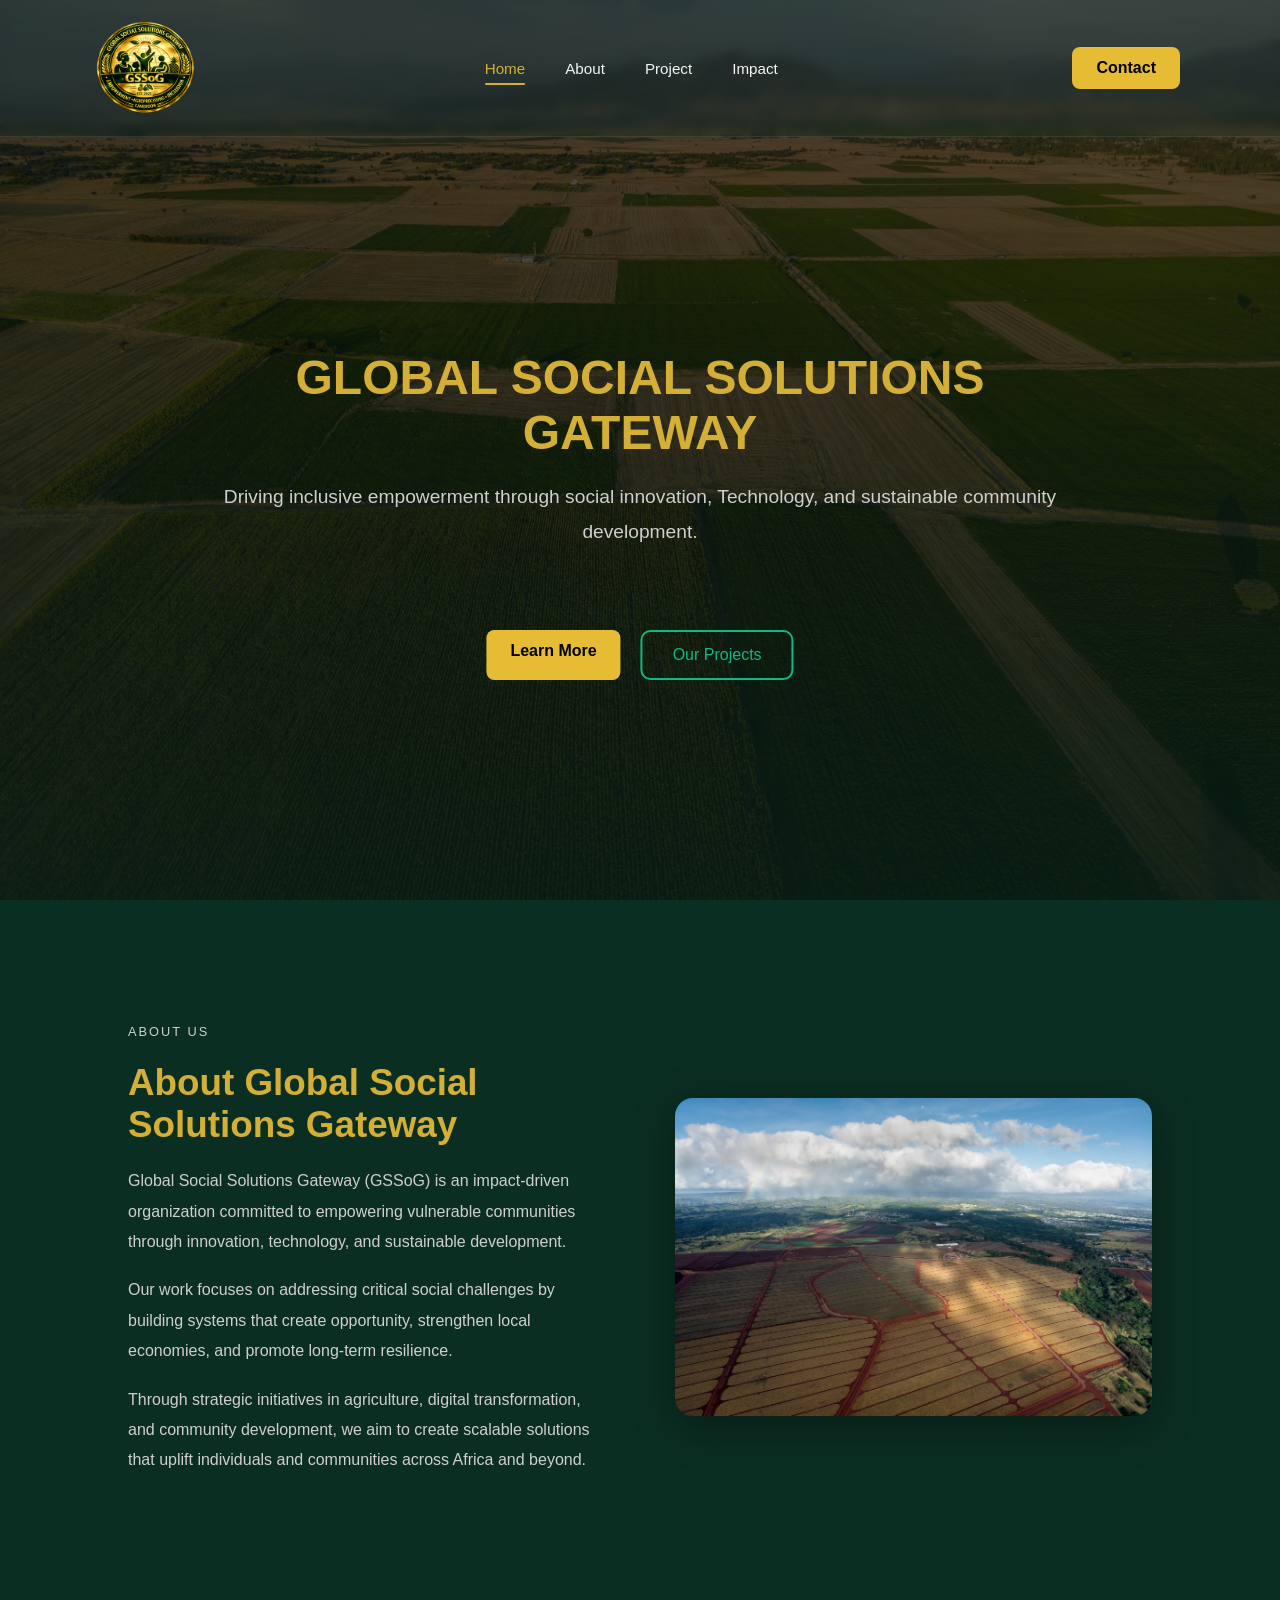
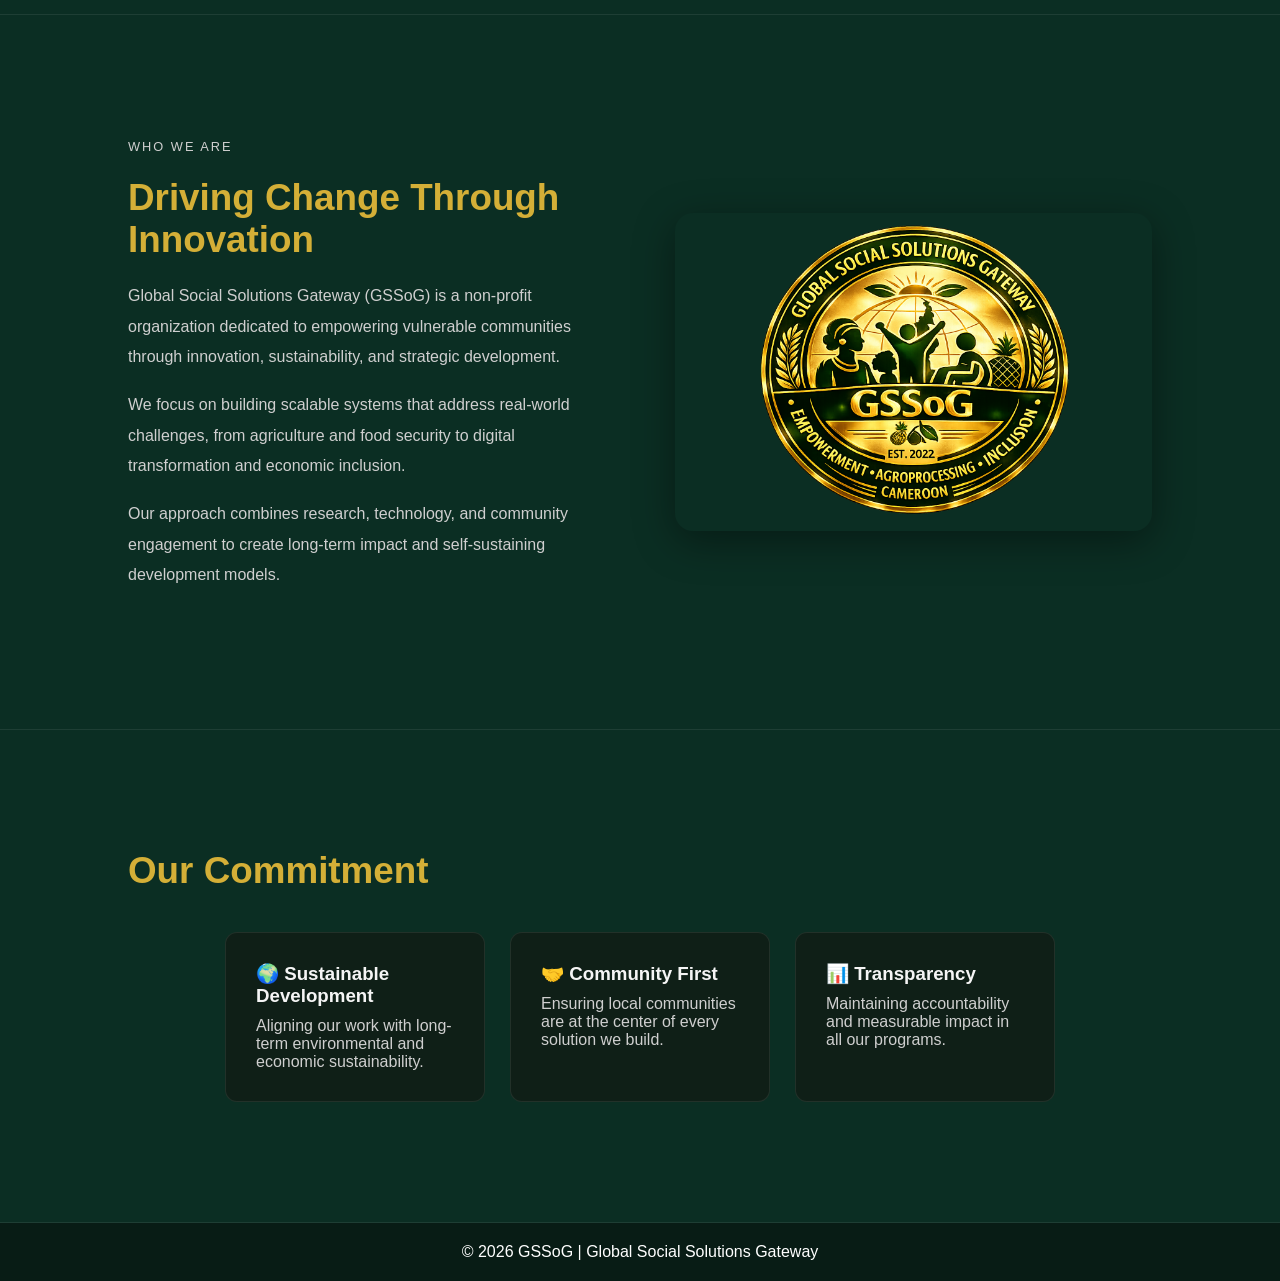
<file: index.html>
<!DOCTYPE html>
<html lang="en">

<head>
    <meta charset="UTF-8">
    <meta name="viewport" content="width=device-width, initial-scale=1.0">
    <title>GSSoG</title>
    <link rel="stylesheet" href="style.css">
    <link rel="icon" type="image/png" href="pictures/GGSoG-logo.png">
</head>

<body>
    <header class="navbar">

        <img src="pictures/GGSoG-logo.png" class="logo">

        <div class="hamburger" onclick="toggleMenu()">
            <span></span>
            <span></span>
            <span></span>
        </div>

        <nav id="navMenu">
            <a href="#" class="active-link">Home</a>
            <a href="about.html">About</a>
            <a href="project.html">Project</a>
            <a href="impact.html">Impact</a>

            <!-- Mobile Support Button -->
            <a href="contact.html" class="mobile-support">Contact</a>
          
        </nav>

        <div class="prim-btn">
            <a href="contact.html" class="btn-primary">Contact</a>

           
        </div>

    </header>
    <section class="hero">
        <img src="pictures/environment" alt="">
        <div class="hero-overlay"></div>
        <div class="hero-content">
            <h1>GLOBAL SOCIAL SOLUTIONS GATEWAY </h1>
            <p>Driving inclusive empowerment through
                social innovation, Technology, and sustainable community development.</p>

        </div>
        <div class="buttons">
            <a href="about.html" class="btn-primary">Learn More</a>
            <a href="project.html" class="btn-accent">Our Projects</a>
        </div>

    </section>


    <!-- ABOUT -->
    <section id="about" class="section light">
        <div class="about-container">

            <!-- TEXT -->
            <div class="about-text">
                <p class="section-tag">ABOUT US</p>
                <h2>About Global Social Solutions Gateway</h2>

                <p>
                    Global Social Solutions Gateway (GSSoG) is an impact-driven
                    organization committed to empowering vulnerable communities
                    through innovation, technology, and sustainable development.
                </p>

                <p>
                    Our work focuses on addressing critical social challenges by
                    building systems that create opportunity, strengthen local
                    economies, and promote long-term resilience.
                </p>

                <p>
                    Through strategic initiatives in agriculture, digital
                    transformation, and community development, we aim to create
                    scalable solutions that uplift individuals and communities
                    across Africa and beyond.
                </p>
            </div>

            <!-- IMAGE -->
            <div class="about-image-wrapper">
                <img src="pictures/field" alt="Pineapple plantation" class="about-image">
            </div>

        </div>
    </section>

    <section id="about" class="section light">
        <div class="about-container">

            <div class="about-text">
                <p class="section-tag">WHO WE ARE</p>
                <h2>Driving Change Through Innovation</h2>

                <p>
                    Global Social Solutions Gateway (GSSoG) is a non-profit organization
                    dedicated to empowering vulnerable communities through innovation,
                    sustainability, and strategic development.
                </p>

                <p>
                    We focus on building scalable systems that address real-world challenges,
                    from agriculture and food security to digital transformation and
                    economic inclusion.
                </p>

                <p>
                    Our approach combines research, technology, and community engagement
                    to create long-term impact and self-sustaining development models.
                </p>
            </div>

            <div class="about-image-wrapper">
                <img src="pictures/GGSoG-logo.png" class="about-image">
            </div>

        </div>
    </section>

    <section class="section light">
        <h2>Our Commitment</h2>

        <div class="cards">
            <div class="card glow">
                <h3>🌍 Sustainable Development</h3>
                <p>Aligning our work with long-term environmental and economic sustainability.</p>
            </div>

            <div class="card glow">
                <h3>🤝 Community First</h3>
                <p>Ensuring local communities are at the center of every solution we build.</p>
            </div>

            <div class="card glow">
                <h3>📊 Transparency</h3>
                <p>Maintaining accountability and measurable impact in all our programs.</p>
            </div>
        </div>
    </section>



    <footer class="footer">
        <p>© 2026 GSSoG | Global Social Solutions Gateway</p>
    </footer>

    <script>
        function toggleMenu() {
            document.getElementById("navMenu").classList.toggle("show");
            document.querySelector(".hamburger").classList.toggle("active");
        }
    </script>





</body>

</html>
</file>
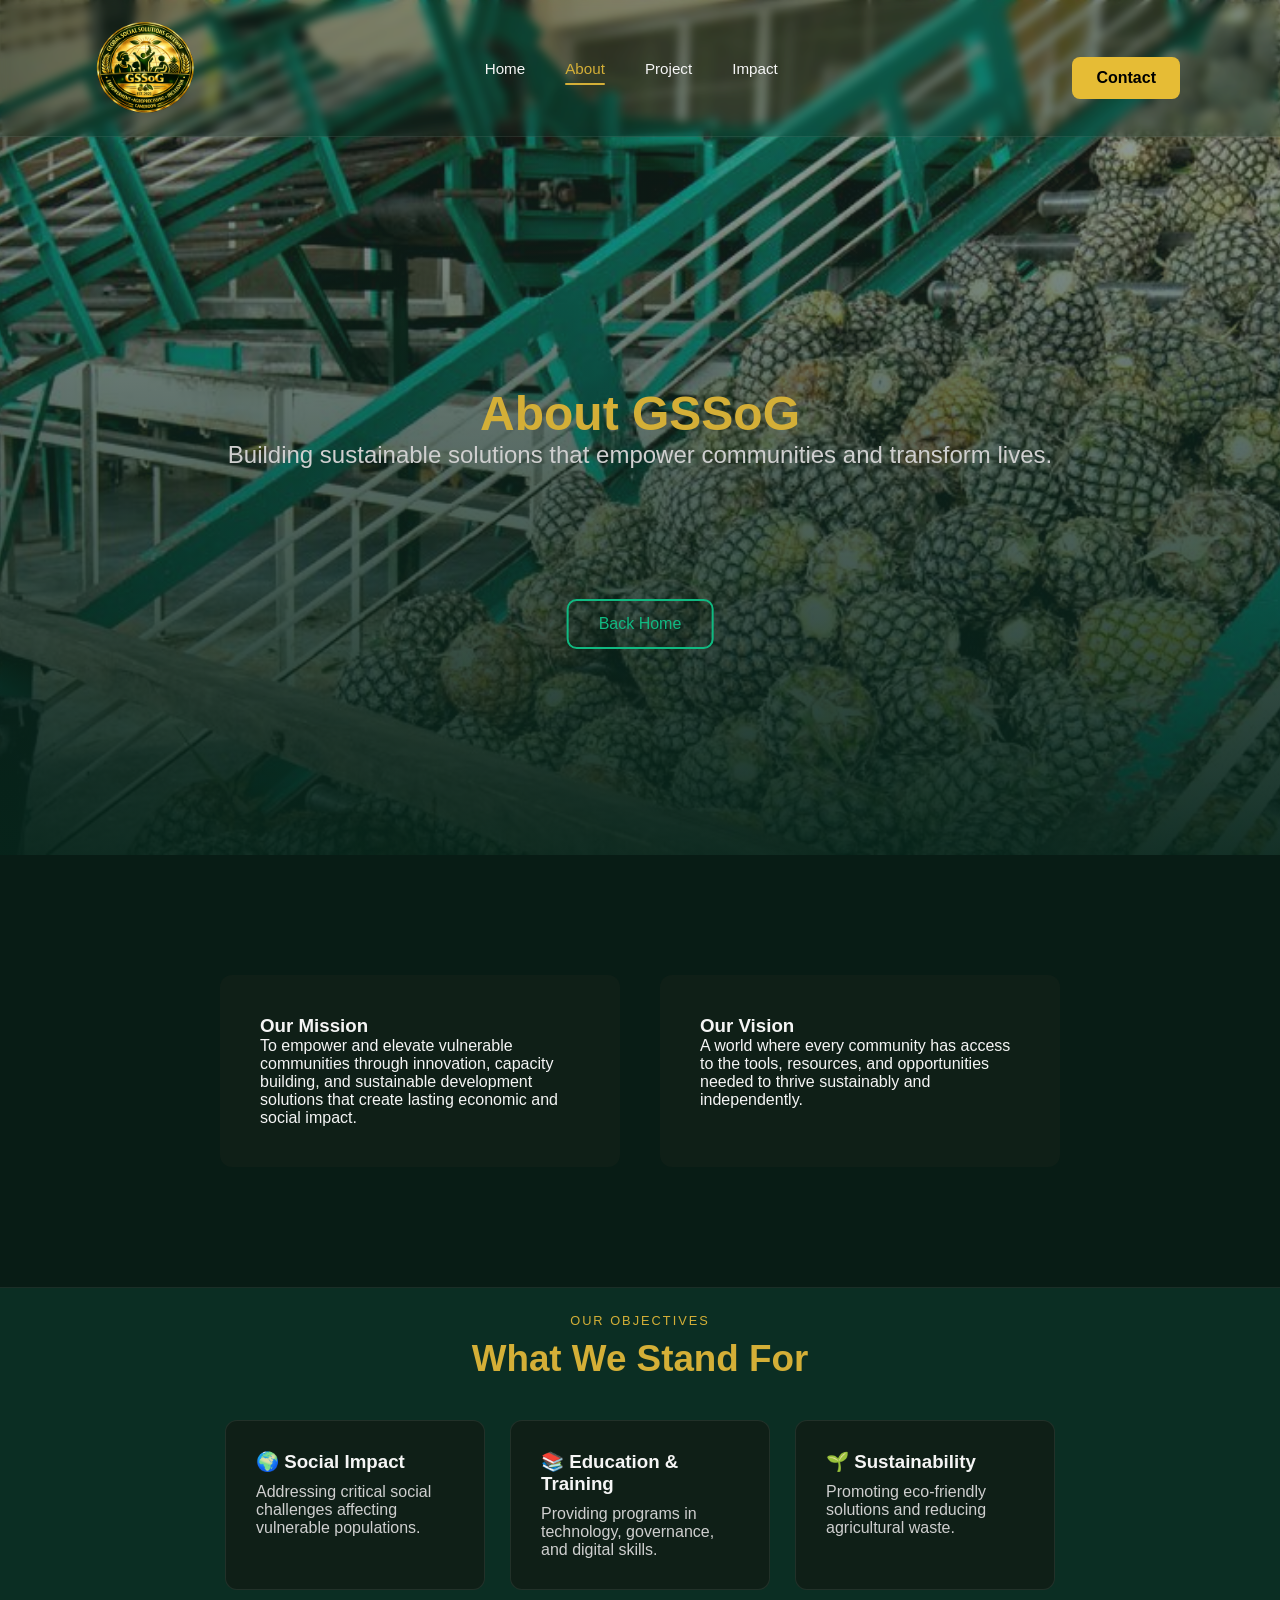
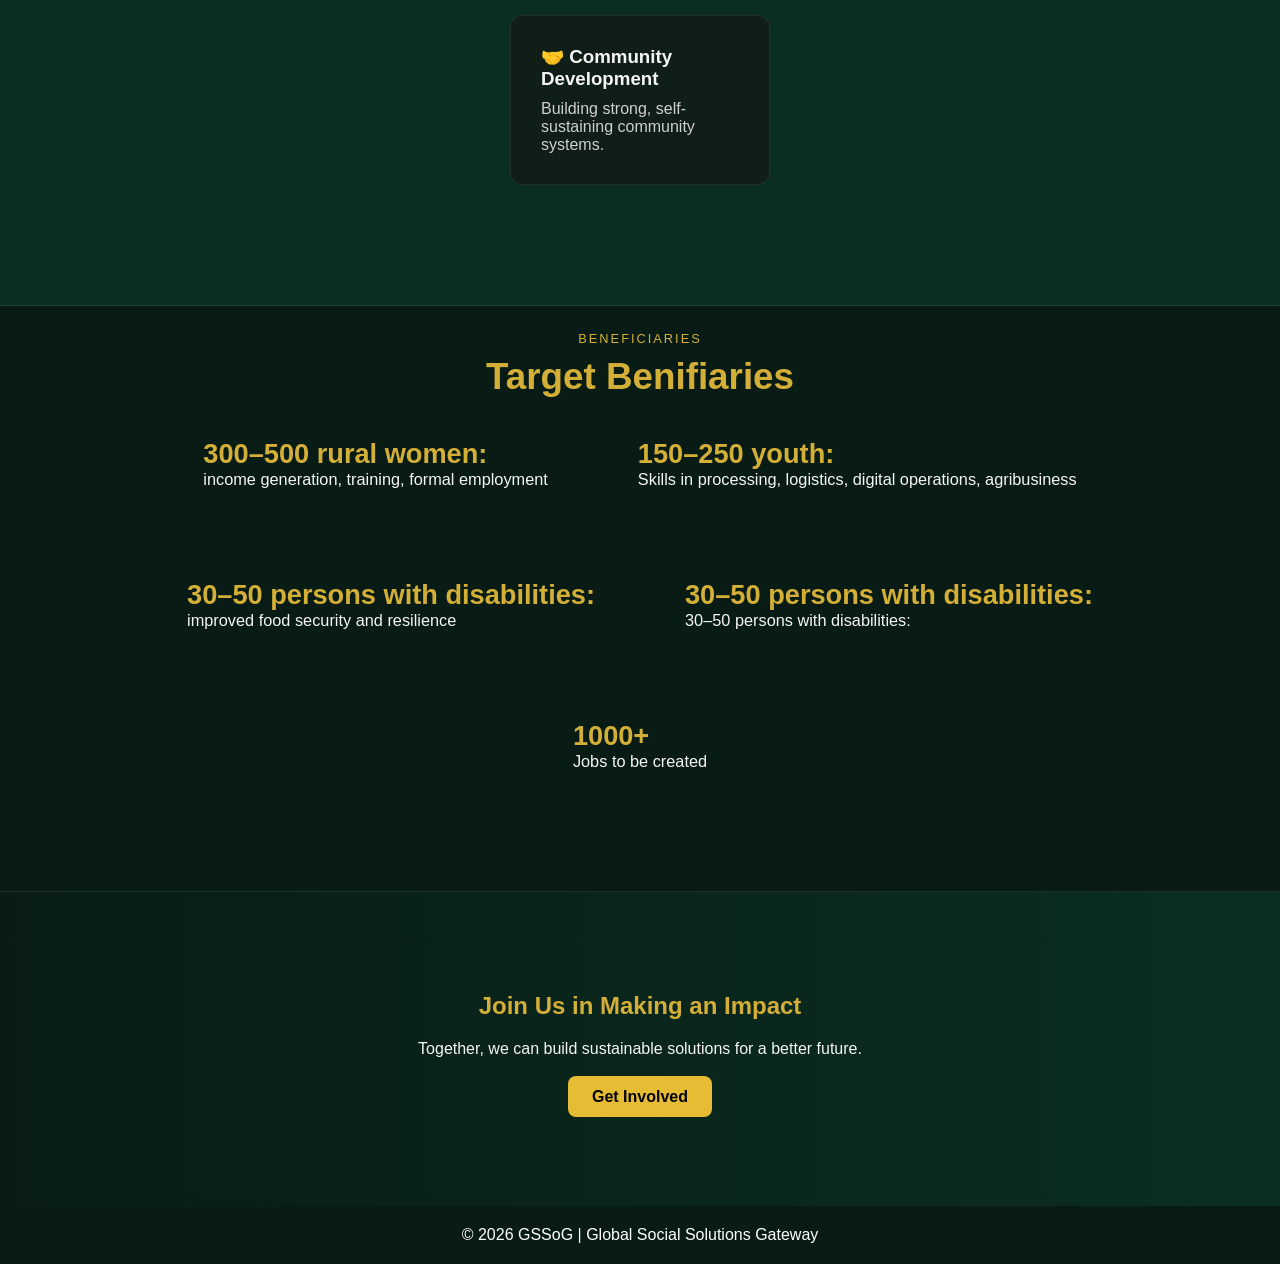
<file: about.html>
<!DOCTYPE html>
<html lang="en">

<head>
    <meta charset="UTF-8">
    <meta name="viewport" content="width=device-width, initial-scale=1.0">
    <title>Document</title>
    <link rel="stylesheet" href="style.css">
    <link rel="stylesheet" href="about.css">
    <link rel="icon" type="image/png" href="pictures/GGSoG-logo.png">
</head>


<body>

    <header class="navbar">

        <img src="pictures/GGSoG-logo.png" class="logo">

        <div class="hamburger" onclick="toggleMenu()">
            <span></span>
            <span></span>
            <span></span>
        </div>

        <nav id="navMenu">
            <a href="index.html">Home</a>
            <a href="about.html" class="active-link">About</a>
            <a href="project.html">Project</a>
            <a href="impact.html">Impact</a>

            <!-- Mobile Support Button -->
            <a href="contact.html" class="mobile-support">Contact</a>
           
        </nav>
        <div class="prim-btn">
            <a href="contact.html" class="btn-primary">Contact</a>

        </div>

    </header>

    <!-- HERO (ABOUT PAGE STYLE) -->
    <section class="about-hero">

        <div class="about-hero-overlay"></div>
        <div class="about-hero-content">
            <h1>About GSSoG</h1>
            <p>Building sustainable solutions that empower communities and transform lives.</p>
        </div>
        <div class="buttons">
            <a href="index.html" class="btn-accent">Back Home</a>
        </div>



    </section>

    <!-- ABOUT -->




    <section id="mission" class="section dark split">

        <div class="split-box">
            <h3>Our Mission</h3>
            <p>
                To empower and elevate vulnerable communities through innovation,
                capacity building, and sustainable development solutions that create
                lasting economic and social impact.
            </p>
        </div>

        <div class="split-box">
            <h3>Our Vision</h3>
            <p>
                A world where every community has access to the tools, resources,
                and opportunities needed to thrive sustainably and independently.
            </p>


        </div>

    </section>

    <!-- OBJECTIVES -->
    <section class="section light">
        <p class="section-tag center">OUR OBJECTIVES</p>
        <h2 class="center">What We Stand For</h2>

        <div class="cards">

            <div class="card">
                <h3>🌍 Social Impact</h3>
                <p>Addressing critical social challenges affecting vulnerable populations.</p>
            </div>

            <div class="card">
                <h3>📚 Education & Training</h3>
                <p>Providing programs in technology, governance, and digital skills.</p>
            </div>

            <div class="card">
                <h3>🌱 Sustainability</h3>
                <p>Promoting eco-friendly solutions and reducing agricultural waste.</p>
            </div>

            <div class="card">
                <h3>🤝 Community Development</h3>
                <p>Building strong, self-sustaining community systems.</p>
            </div>

        </div>
    </section>

    <!-- IMPACT -->
    <section id="impact" class="section dark">
        <p class="section-tag center">BENEFICIARIES</p>
        <h2 class="center">Target Benifiaries</h2>

        <div class="impact-grid">
            <div>
                <h2>300–500 rural women:</h2>
                <p>income generation, training, formal employment</p>
            </div>

            <div>
                <h2>150–250 youth:</h2>
                <p>Skills in processing, logistics, digital operations, agribusiness</p>
            </div>

            <div>
                <h2>30–50 persons with disabilities:</h2>
                <p>improved food security and resilience</p>
            </div>

            <div>
                <h2>30–50 persons with disabilities:</h2>
                <p>30–50 persons with disabilities:</p>
            </div>

            <div>
                <h2>1000+</h2>
                <p>Jobs to be created</p>
            </div>
        </div>
    </section>

    <!-- CTA -->
    <section class="cta">
        <h2>Join Us in Making an Impact</h2>
        <p>Together, we can build sustainable solutions for a better future.</p>
        <a href="contact.html" class="btn-primary">
            Get Involved
        </a>
    </section>

    <footer class="footer">
        <p>© 2026 GSSoG | Global Social Solutions Gateway</p>
    </footer>

    <script>
        function toggleMenu() {
            document.getElementById("navMenu").classList.toggle("show");
            document.querySelector(".hamburger").classList.toggle("active");
        }
    </script>



</body>

</html>
</file>
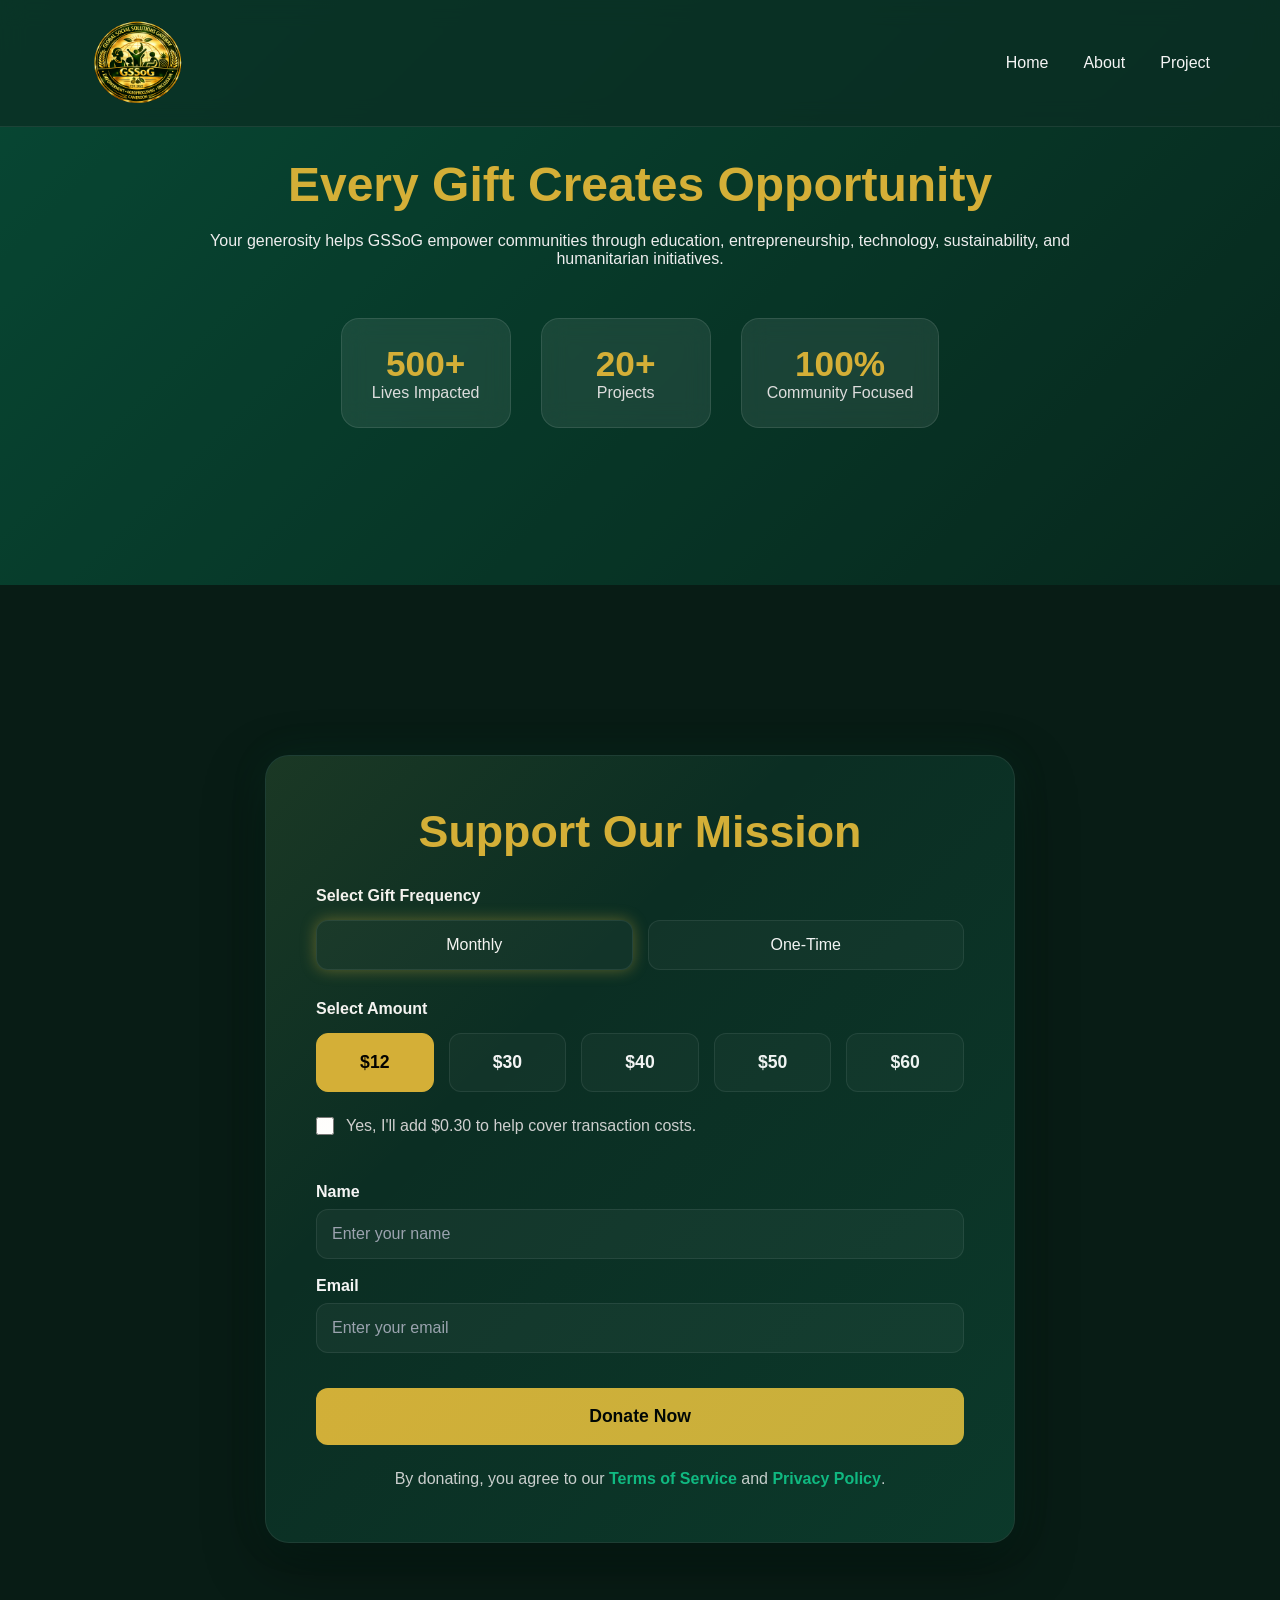
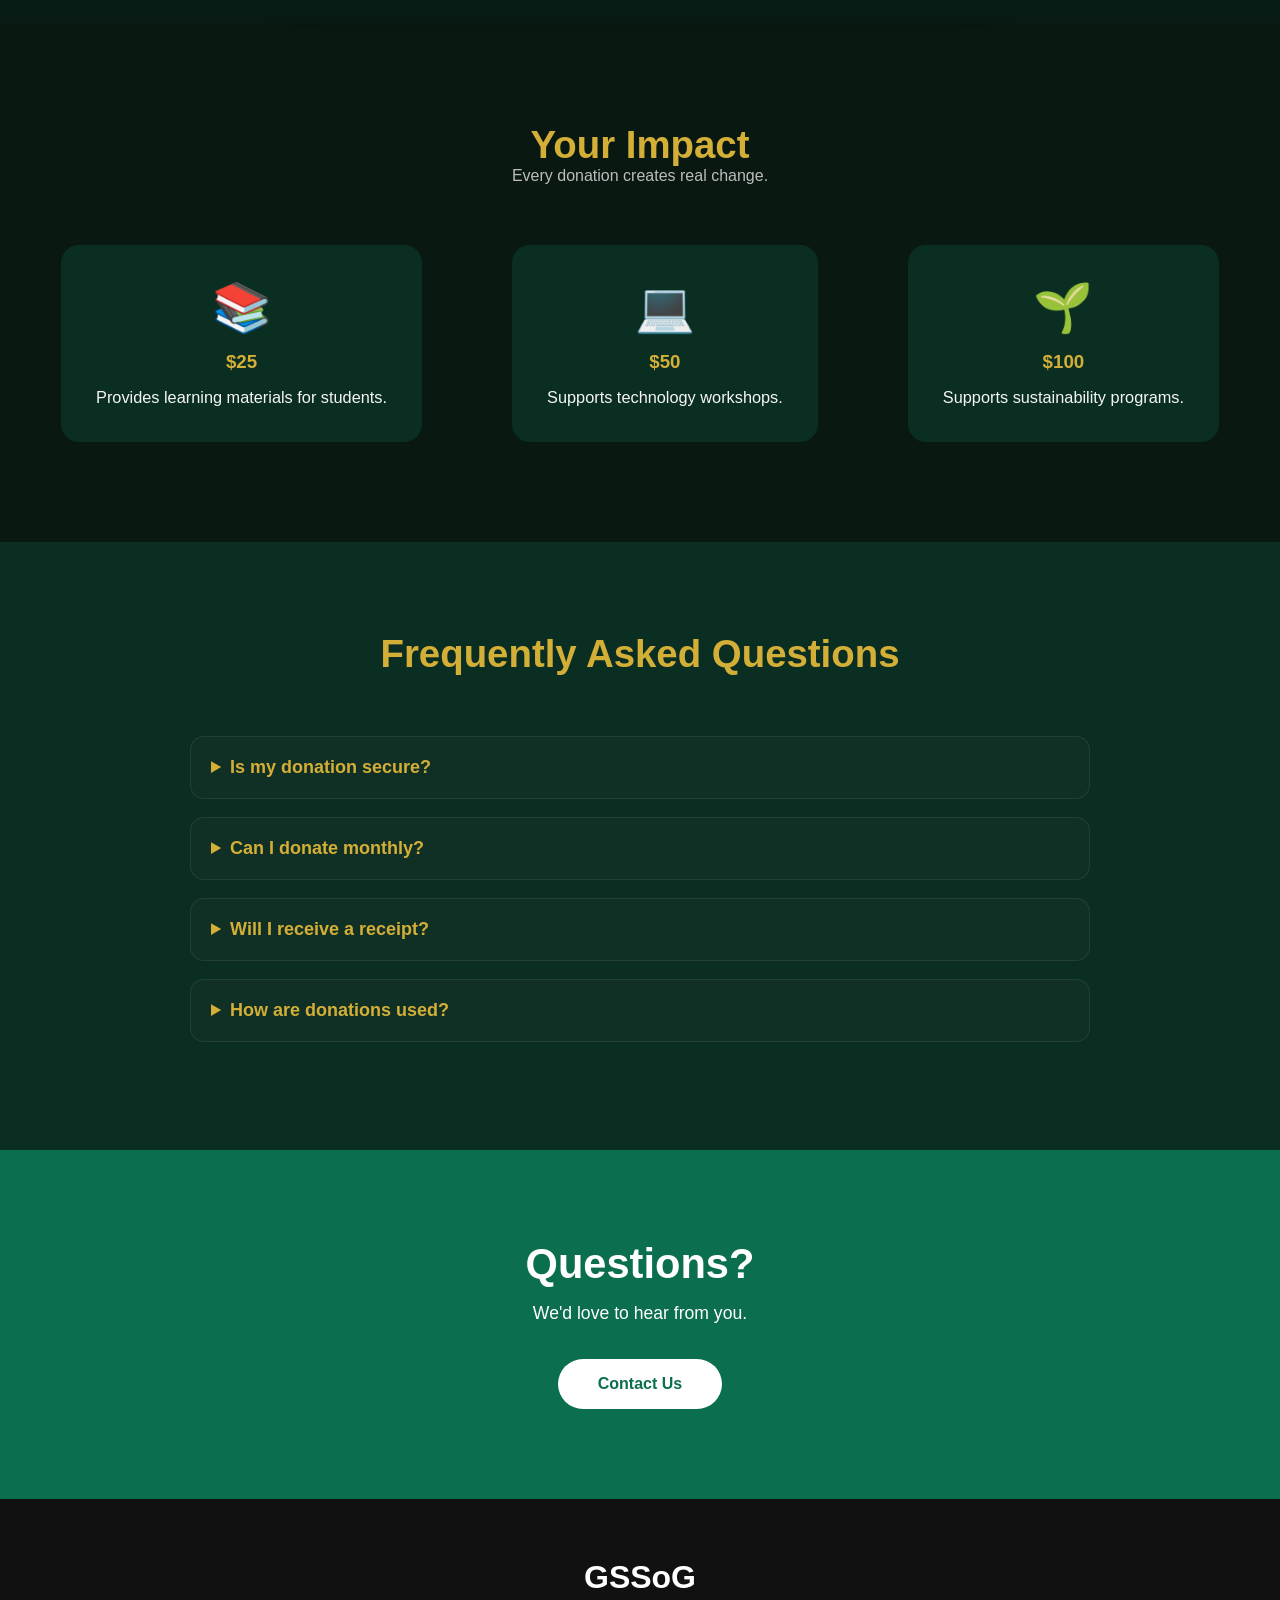
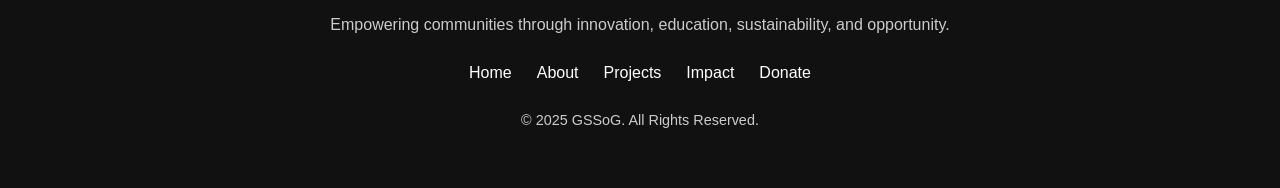
<file: donate.html>
<!DOCTYPE html>
<html lang="en">

<head>
    <meta charset="UTF-8">
    <meta name="viewport" content="width=device-width, initial-scale=1.0">
    <title>Donate | GSSoG</title>
    <link rel="stylesheet" href="donate.css">
    <link rel="stylesheet" href="about.css">
    <link rel="icon" type="image/png" href="pictures/GGSoG-logo.png">
</head>

<body>

    <header class="navbar">
        <img src="pictures/GGSoG-logo.png" class="logo" alt="GSSoG Logo">

        <div class="hamburger" onclick="toggleMenu()">
            <span></span>
            <span></span>
            <span></span>
        </div>

        <nav id="navMenu">
            <a href="index.html">Home</a>
            <a href="about.html">About</a>
            <a href="project.html">Project</a>
            
        </nav>
    </header>

    <!-- HERO -->
<section class="donate-hero">

    <div class="hero-overlay"></div>

    <div class="hero-content">

        <h1>Every Gift Creates Opportunity</h1>

        <p>
            Your generosity helps GSSoG empower communities through
            education, entrepreneurship, technology,
            sustainability, and humanitarian initiatives.
        </p>

        <div class="hero-stats">

            <div class="stat-box">
                <h2>500+</h2>
                <span>Lives Impacted</span>
            </div>

            <div class="stat-box">
                <h2>20+</h2>
                <span>Projects</span>
            </div>

            <div class="stat-box">
                <h2>100%</h2>
                <span>Community Focused</span>
            </div>

        </div>

    </div>

</section>

    <main>
        
        <div class="container">

            <h1>Support Our Mission</h1>

            <p class="label">Select Gift Frequency</p>

            <div class="time">
                <span class="active-option" id="monthlyBtn">Monthly</span>
                <span id="onetimeBtn">One-Time</span>
            </div>

            <p class="label">Select Amount</p>

            <div class="value">
                <span class="money selected">$12</span>
                <span class="money">$30</span>
                <span class="money">$40</span>
                <span class="money">$50</span>
                <span class="money">$60</span>
            </div>

            <div class="confirm">
                <input type="checkbox">
                <span>Yes, I'll add $0.30 to help cover transaction costs.</span>
            </div>

            <div class="input">
                <label>Name</label>
                <input type="text" placeholder="Enter your name">

                <label>Email</label>
                <input type="email" placeholder="Enter your email">
            </div>

            <button class="donate-btn" id="donateButton">
                Donate Now
            </button>

            <p class="terms">
                By donating, you agree to our
                <a href="terms.html" class="blue">Terms of Service</a>
                and
                <a href="privacy.html" class="blue">Privacy Policy</a>.
            </p>

        </div>
    </main>
    <!-- IMPACT -->

<section class="impact-section">

    <div class="section-title">
        <h2>Your Impact</h2>
        <p>Every donation creates real change.</p>
    </div>

    <div class="impact-grid">

        <div class="impact-card">
            <div class="impact-icon">📚</div>
            <h3>$25</h3>
            <p>Provides learning materials for students.</p>
        </div>

        <div class="impact-card">
            <div class="impact-icon">💻</div>
            <h3>$50</h3>
            <p>Supports technology workshops.</p>
        </div>

        <div class="impact-card">
            <div class="impact-icon">🌱</div>
            <h3>$100</h3>
            <p>Supports sustainability programs.</p>
        </div>

    </div>

</section>

    <!-- FAQ -->

<section class="faq-section">

    <div class="section-title">
        <h2>Frequently Asked Questions</h2>
    </div>

    <div class="faq">

        <details>

            <summary>Is my donation secure?</summary>

            <p>
                Yes. All donations are securely processed through Stripe using encrypted payment technology.
            </p>

        </details>

        <details>

            <summary>Can I donate monthly?</summary>

            <p>
                Yes. Simply choose the Monthly option before donating.
            </p>

        </details>

        <details>

            <summary>Will I receive a receipt?</summary>

            <p>
                Yes. Stripe automatically emails your receipt after payment.
            </p>

        </details>

        <details>

            <summary>How are donations used?</summary>

            <p>
                Donations support education, entrepreneurship, sustainability,
                humanitarian aid, and community development projects.
            </p>

        </details>

    </div>

</section>
      <section class="contact-section">

        <h2>Questions?</h2>

        <p>

            We'd love to hear from you.

        </p>

        <a href="contact.html" class="contact-btn">

            Contact Us

        </a>

    </section>
    <footer>

        <h3>GSSoG</h3>

        <p>

            Empowering communities through innovation,
            education, sustainability, and opportunity.

        </p>

        <div class="footer-links">

            <a href="index.html">Home</a>

            <a href="about.html">About</a>

            <a href="project.html">Projects</a>

            <a href="impact.html">Impact</a>

            <a href="donate.html">Donate</a>

        </div>

        <p class="copyright">

            © 2025 GSSoG. All Rights Reserved.

        </p>

    </footer>


    <script>

        // Replace these with your actual Stripe Payment Links
        const monthlyLinks = {
            "$12": "https://buy.stripe.com/test_3cI8wI2le0xWfpU8DnabK00",
            "$30": "https://buy.stripe.com/test_3cI8wI2le0xWfpU8DnabK00",
            "$40": "https://buy.stripe.com/test_3cI8wI2le0xWfpU8DnabK00",
            "$50": "https://buy.stripe.com/test_3cI8wI2le0xWfpU8DnabK00",
            "$60": "https://buy.stripe.com/test_3cI8wI2le0xWfpU8DnabK00"
        };

        const oneTimeLinks = {
            "$12": "https://buy.stripe.com/test_3cI8wI2le0xWfpU8DnabK00",
            "$30": "https://buy.stripe.com/test_3cI8wI2le0xWfpU8DnabK00",
            "$40": "https://buy.stripe.com/test_3cI8wI2le0xWfpU8DnabK00",
            "$50": "https://buy.stripe.com/test_3cI8wI2le0xWfpU8DnabK00",
            "$60": "https://buy.stripe.com/test_3cI8wI2le0xWfpU8DnabK00"
        };

        let frequency = "monthly";
        let selectedAmount = "$12";

        // Select amount
        document.querySelectorAll(".money").forEach(item => {
            item.addEventListener("click", () => {

                document.querySelectorAll(".money")
                    .forEach(m => m.classList.remove("selected"));

                item.classList.add("selected");
                selectedAmount = item.textContent;
            });
        });

        // Monthly
        document.getElementById("monthlyBtn").addEventListener("click", () => {
            frequency = "monthly";

            document.getElementById("monthlyBtn")
                .classList.add("active-option");

            document.getElementById("onetimeBtn")
                .classList.remove("active-option");
        });

        // One Time
        document.getElementById("onetimeBtn").addEventListener("click", () => {
            frequency = "onetime";

            document.getElementById("onetimeBtn")
                .classList.add("active-option");

            document.getElementById("monthlyBtn")
                .classList.remove("active-option");
        });

        // Donate button
        document.getElementById("donateButton")
            .addEventListener("click", () => {

                let link;

                if (frequency === "monthly") {
                    link = monthlyLinks[selectedAmount];
                } else {
                    link = oneTimeLinks[selectedAmount];
                }

                window.location.href = link;
            });

        function toggleMenu() {
            document.getElementById("navMenu").classList.toggle("show");
            document.querySelector(".hamburger").classList.toggle("active");
        }

    </script>

</body>

</html>
</file>
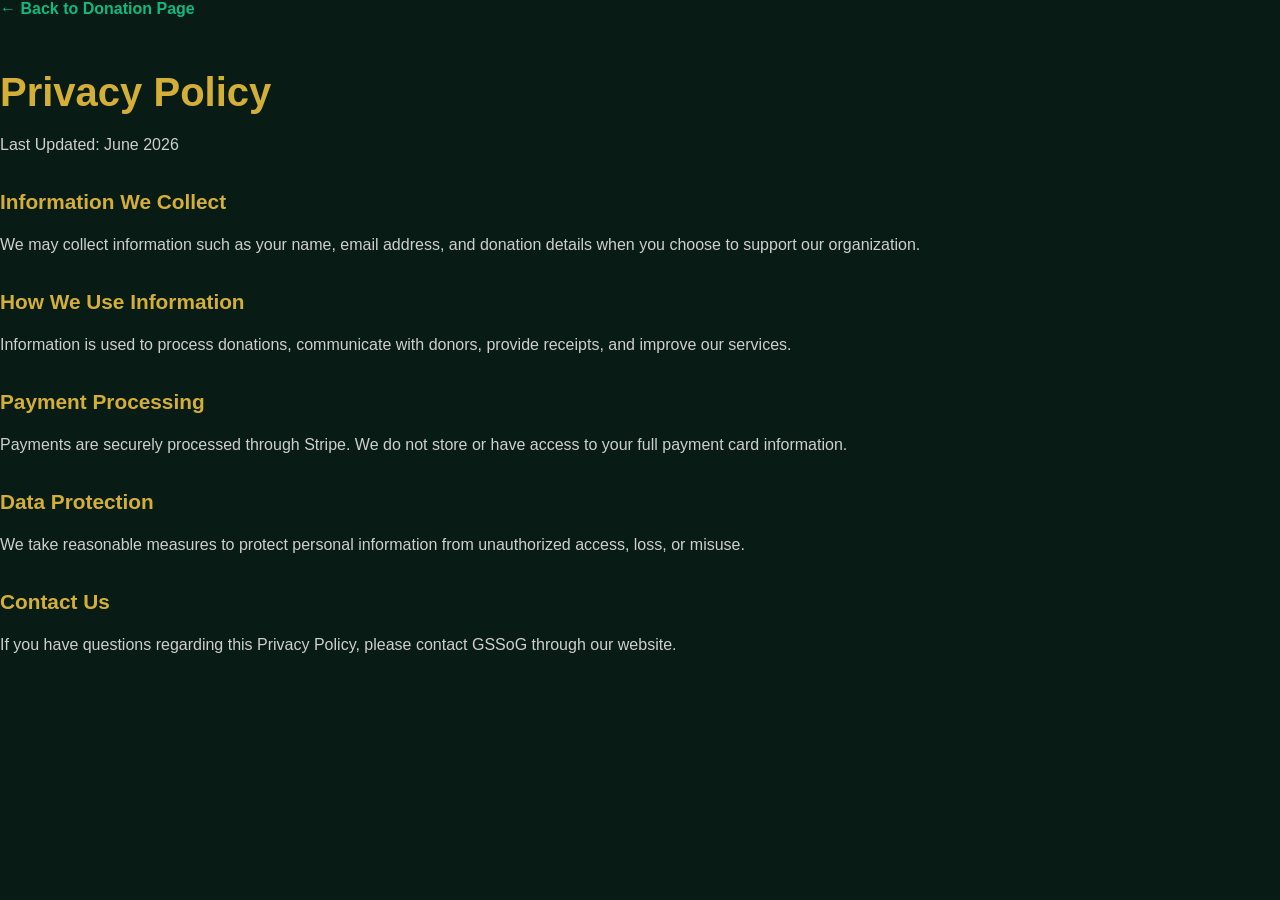
<file: privacy.html>
<html>
    <link rel="icon" type="image/png" href="pictures/GGSoG-logo.png">
<style>
    :root {
    --bg: #081c15;
    --card: #0b2e23;
    --gold: #d4af37;
    --text: #f5f5f5;
    --muted: #cfcfcf;
    --border: rgba(255, 255, 255, 0.08);
}

body {
    margin: 0;
    font-family: 'Inter', sans-serif;
    background: var(--bg);
    color: var(--text);
}

.legal-page {
    max-width: 900px;
    margin: 80px auto;
    padding: 50px;
    background: var(--card);
    border: 1px solid var(--border);
    border-radius: 20px;
    box-shadow: 0 20px 60px rgba(0, 0, 0, 0.4);
}

h1 {
    color: var(--gold);
    font-size: 2.5rem;
    margin-bottom: 10px;
}

h2 {
    margin-top: 30px;
    color: var(--gold);
    font-size: 1.3rem;
}

p {
    color: var(--muted);
    line-height: 1.8;
}

.updated {
    color: #888;
    margin-bottom: 20px;
}

.back-home {
    display: inline-block;
    margin-bottom: 25px;
    color: #10B981;
    text-decoration: none;
    font-weight: 600;
}

.back-home:hover {
    color: var(--gold);
}
</style>

<body>
    <a href="donate.html" class="back-home">
        ← Back to Donation Page
    </a>
    <h1>Privacy Policy</h1>

    <p>Last Updated: June 2026</p>

    <h2>Information We Collect</h2>
    <p>
        We may collect information such as your name, email address, and donation details
        when you choose to support our organization.
    </p>

    <h2>How We Use Information</h2>
    <p>
        Information is used to process donations, communicate with donors, provide receipts,
        and improve our services.
    </p>

    <h2>Payment Processing</h2>
    <p>
        Payments are securely processed through Stripe. We do not store or have access to
        your full payment card information.
    </p>

    <h2>Data Protection</h2>
    <p>
        We take reasonable measures to protect personal information from unauthorized access,
        loss, or misuse.
    </p>

    <h2>Contact Us</h2>
    <p>
        If you have questions regarding this Privacy Policy, please contact GSSoG through
        our website.
    </p>
</body>

</html>
</file>
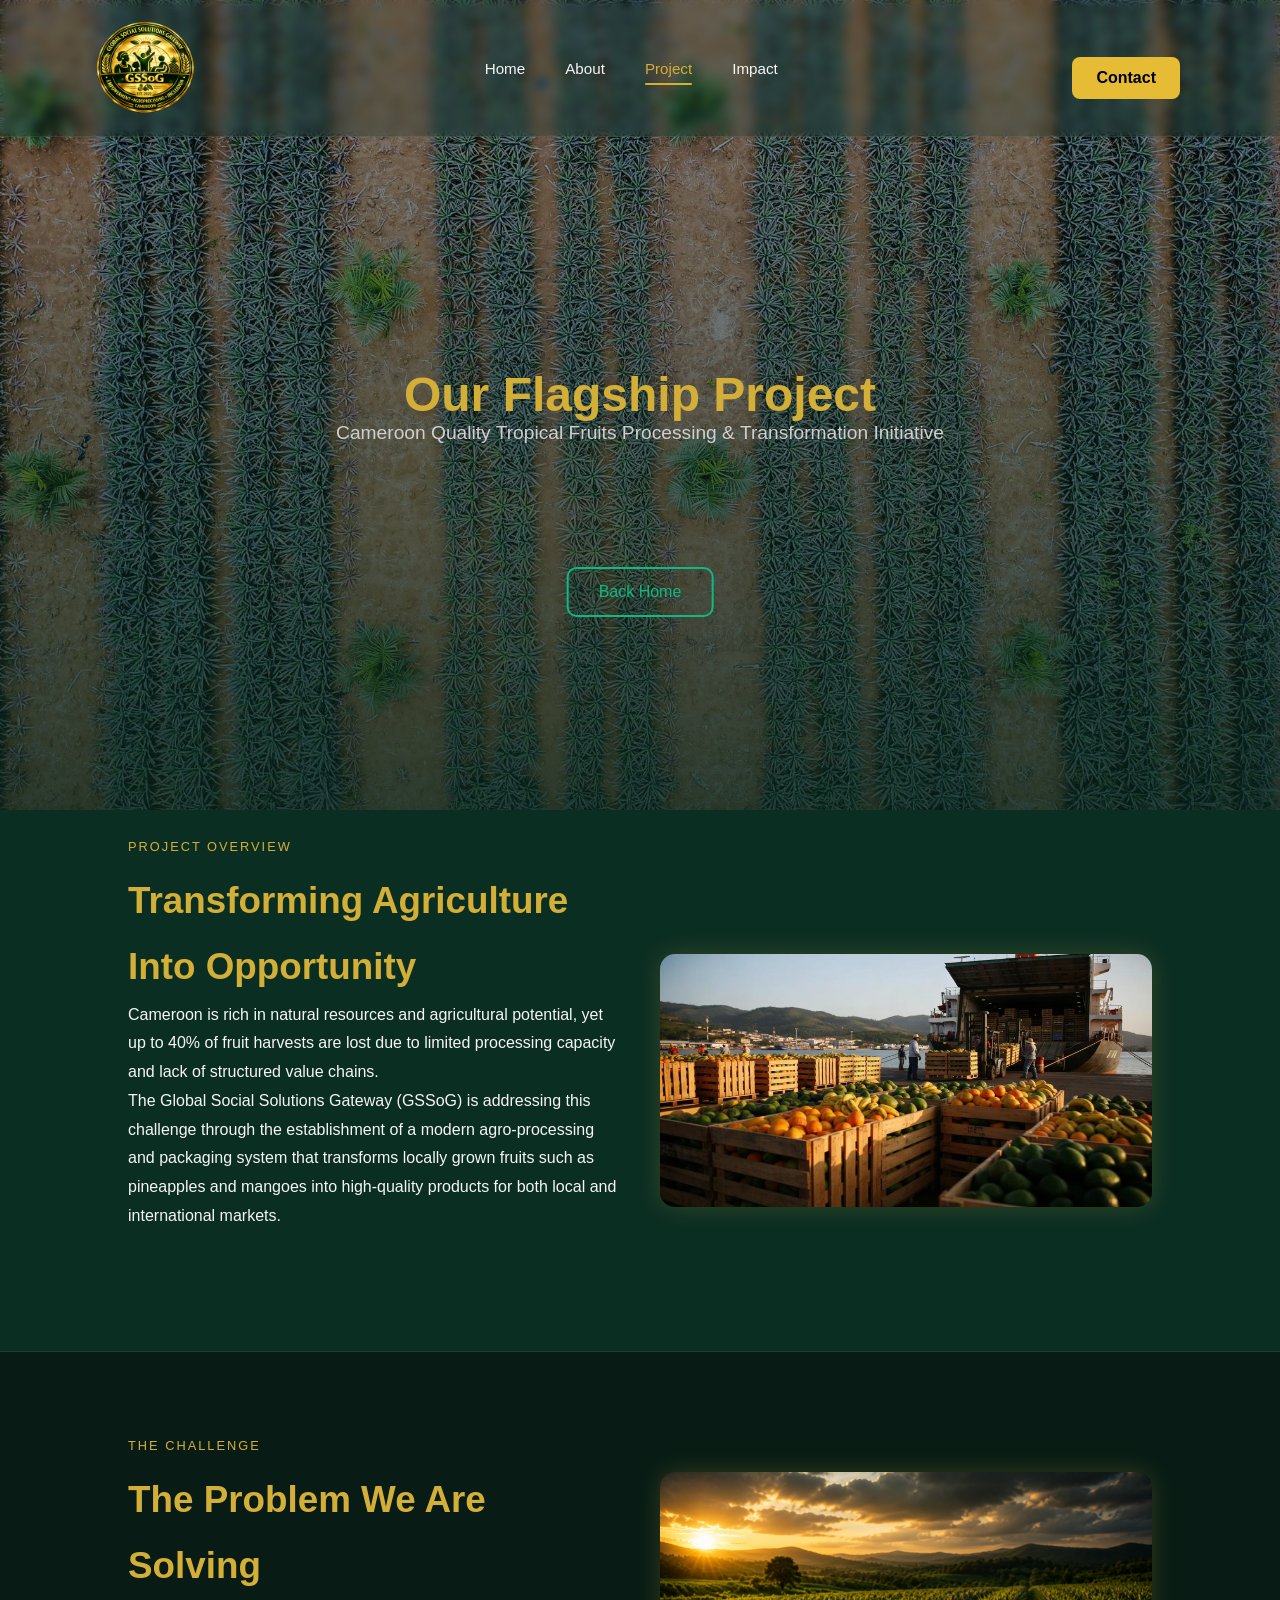
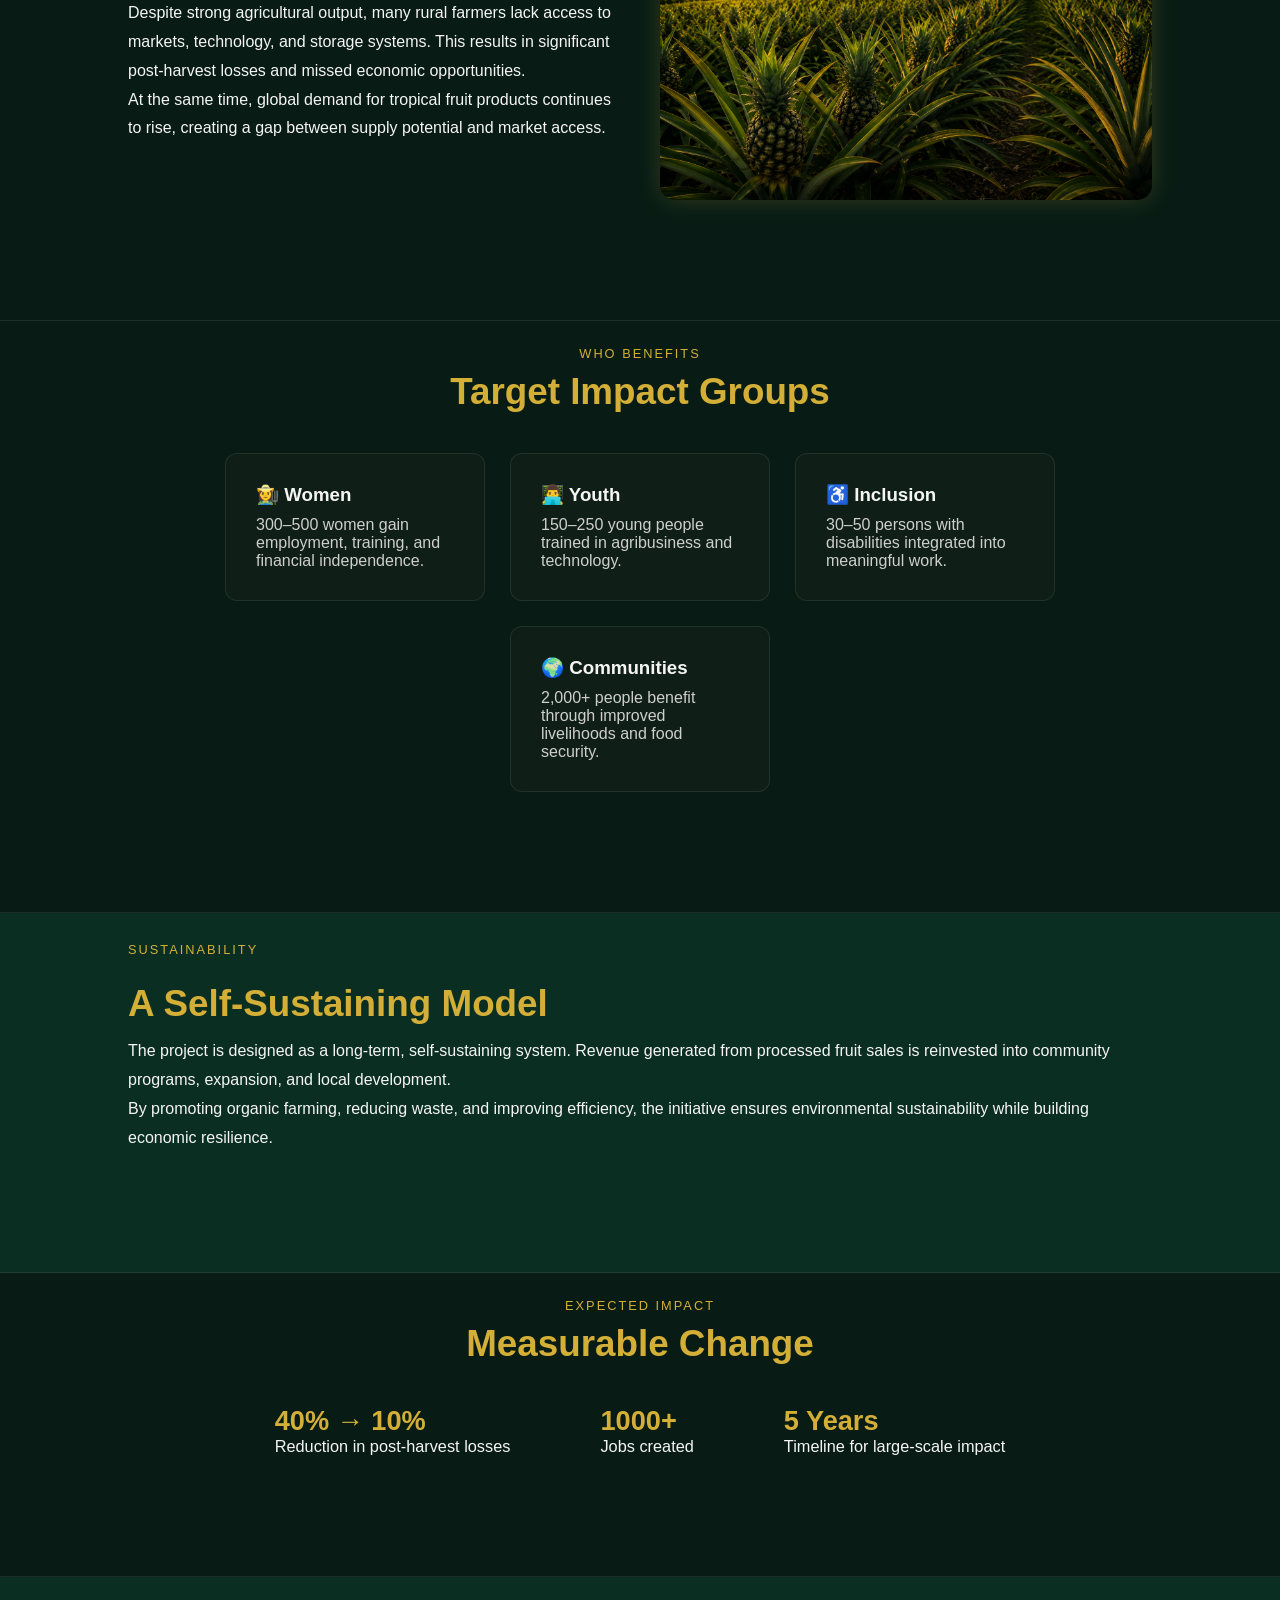
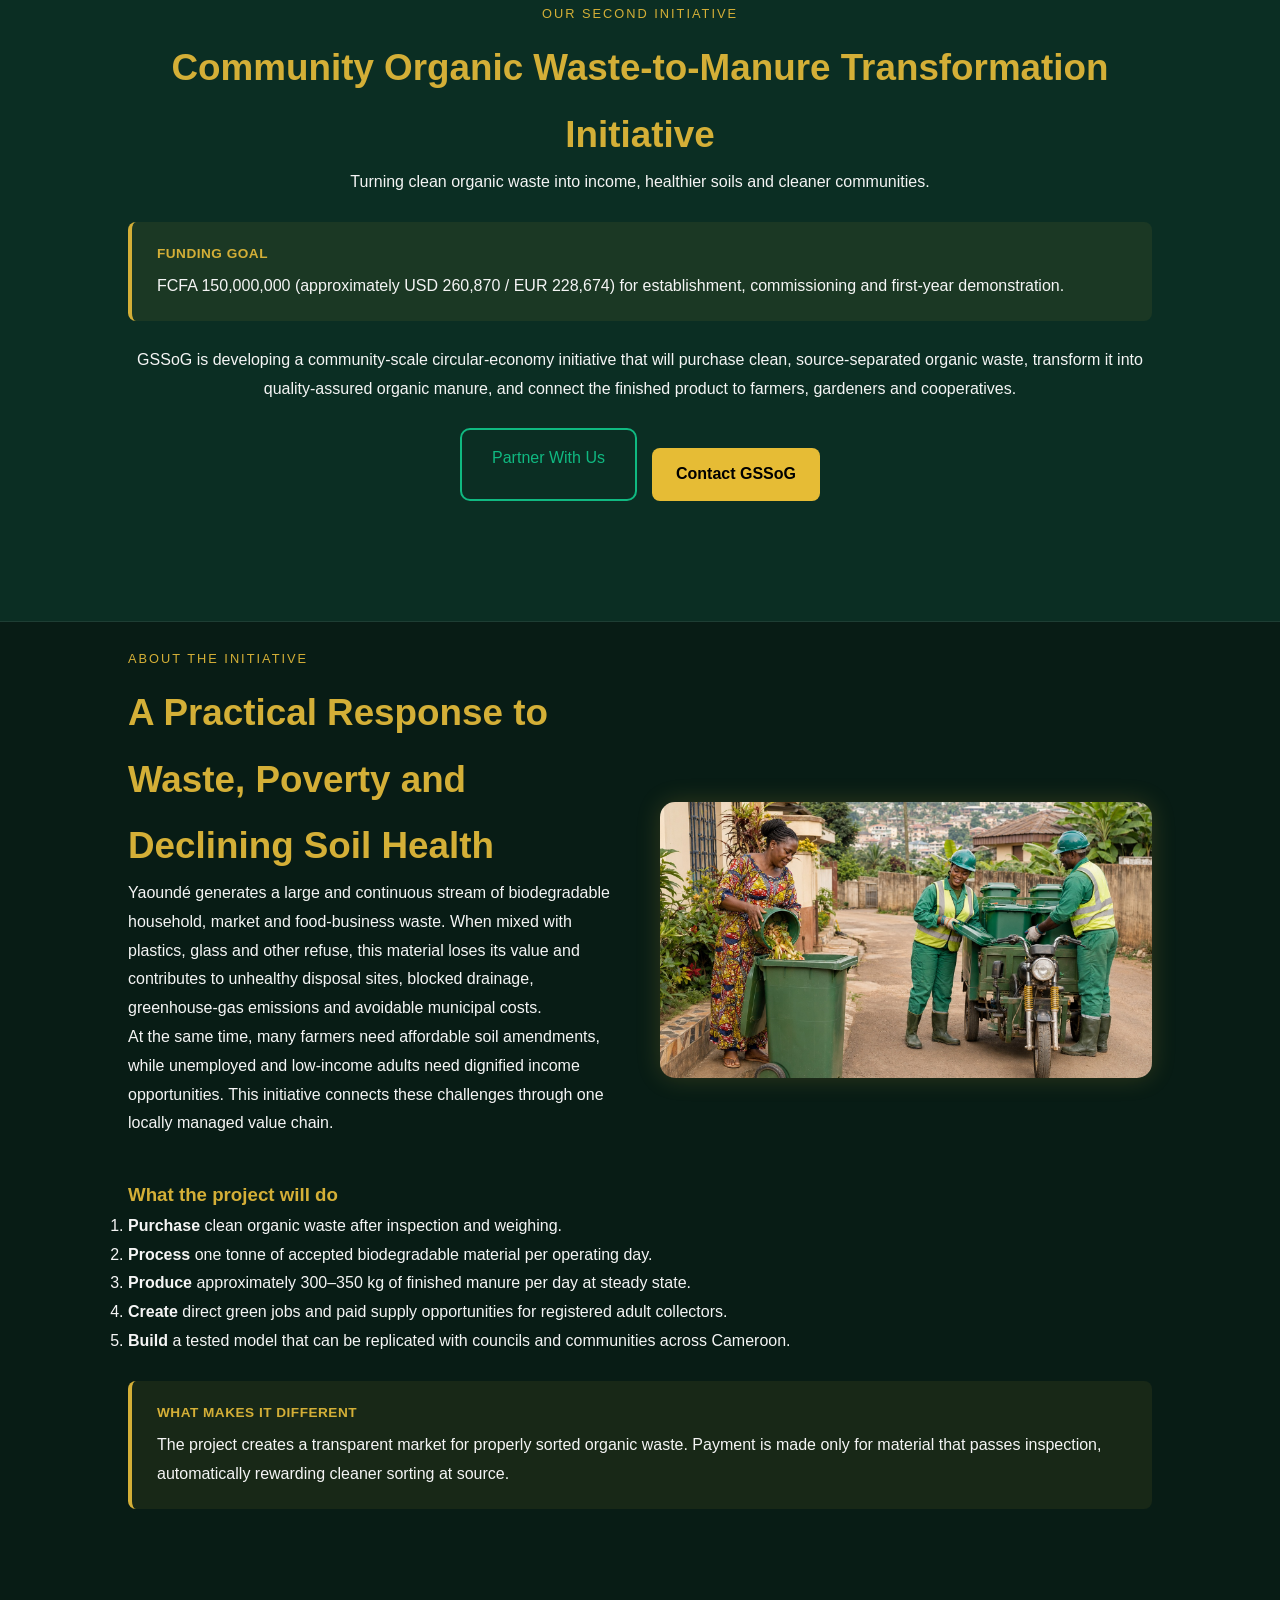
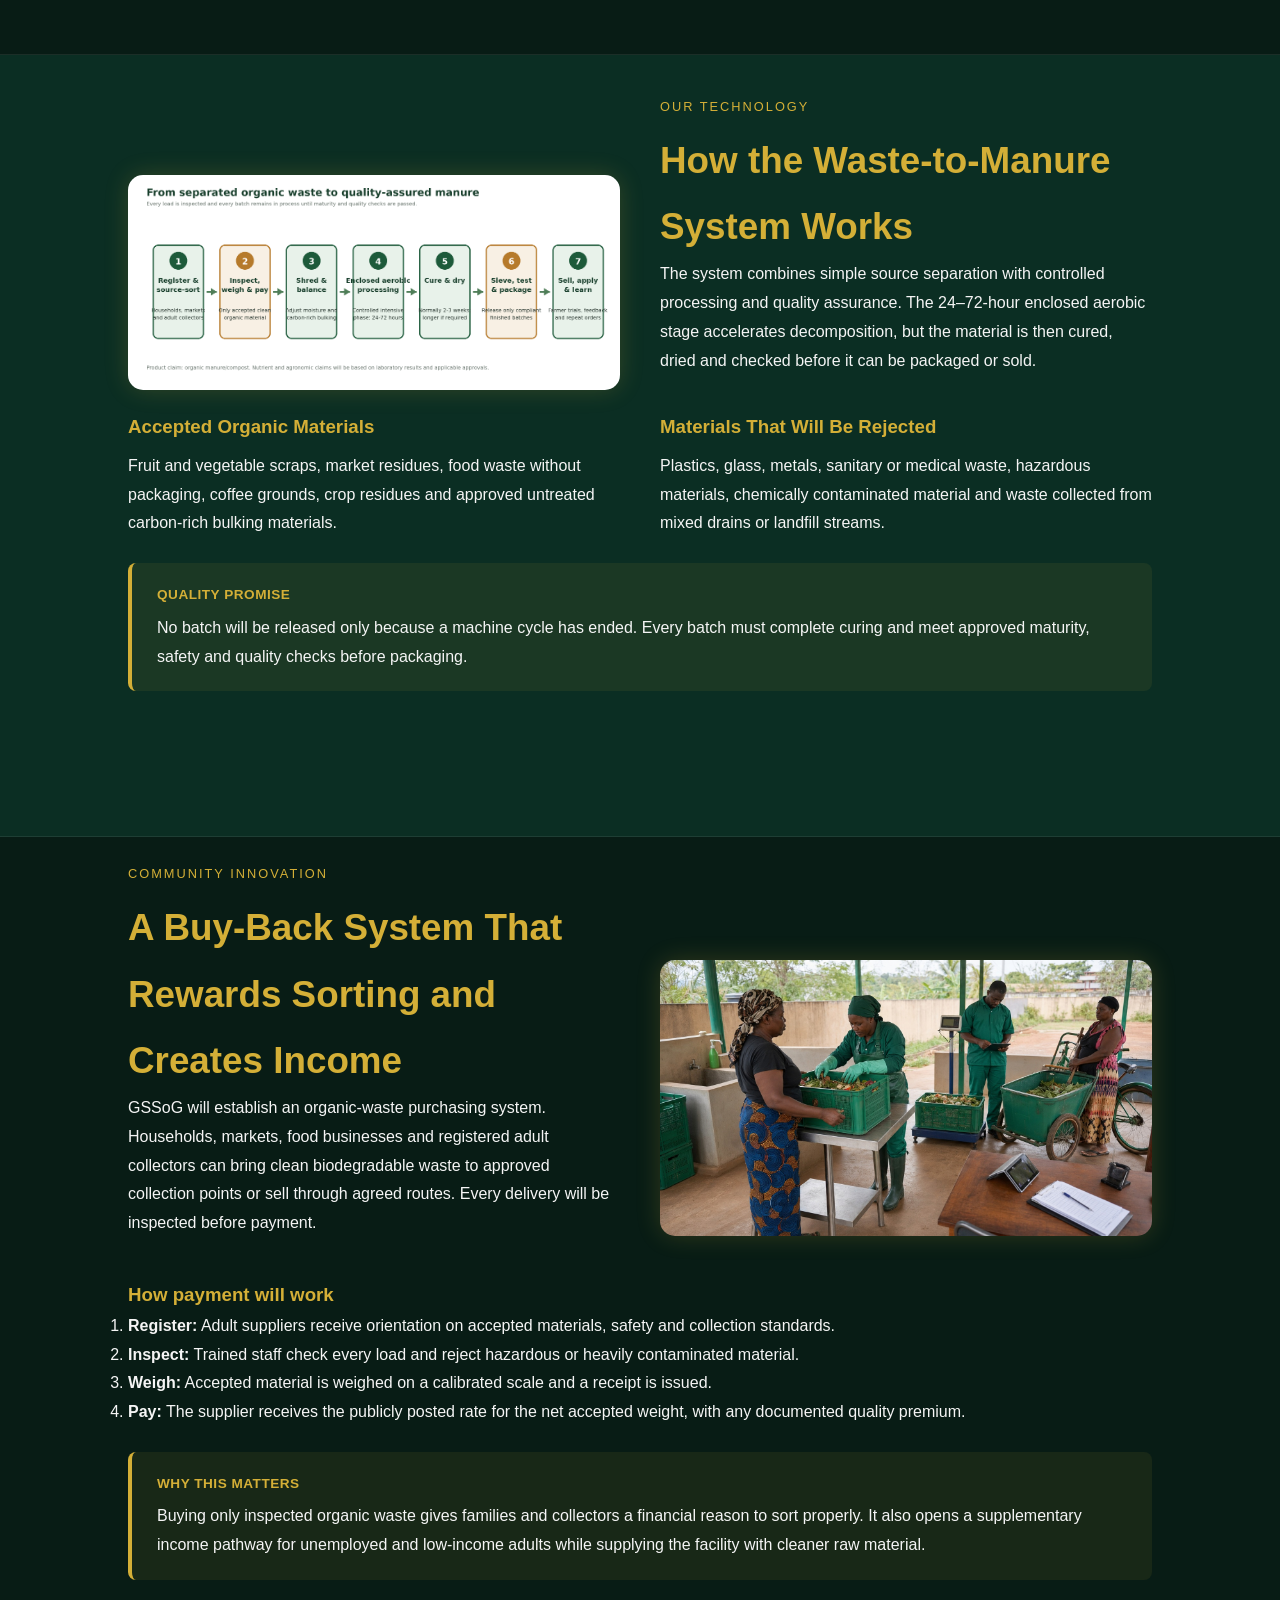
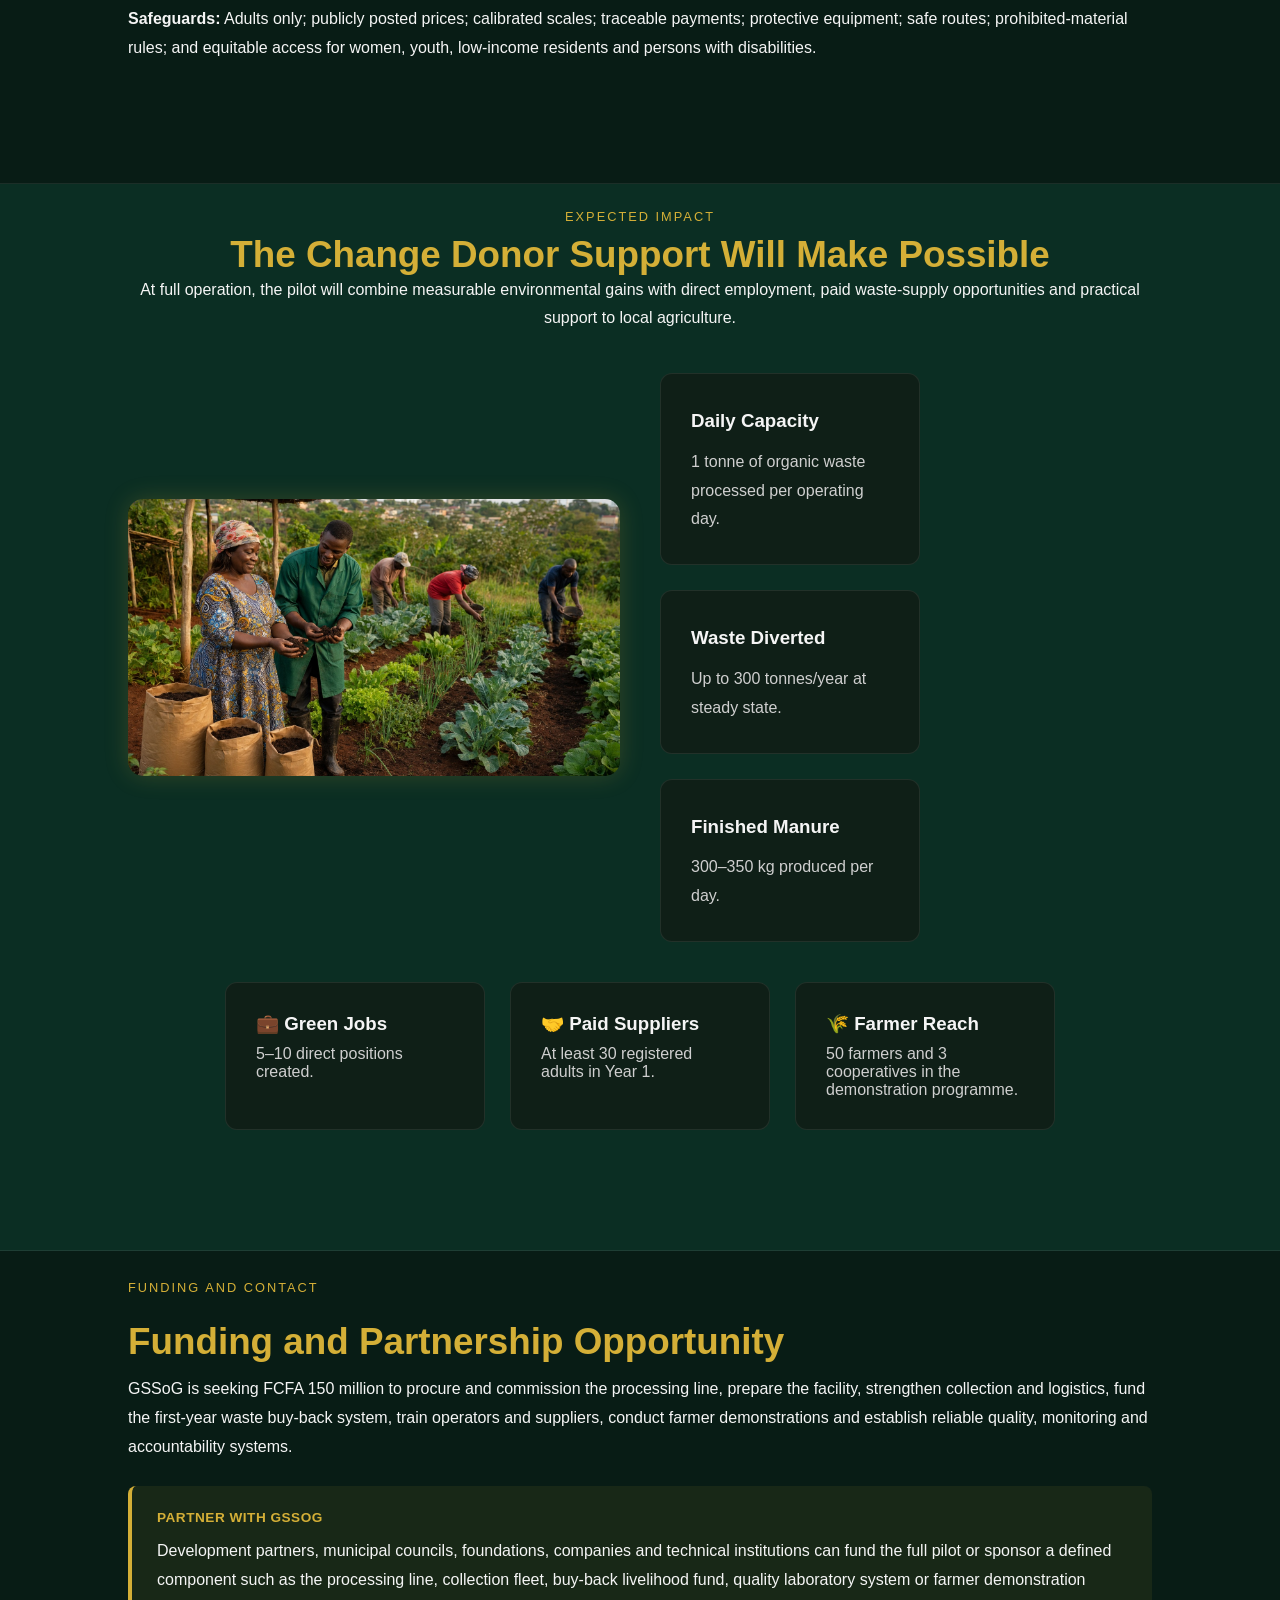
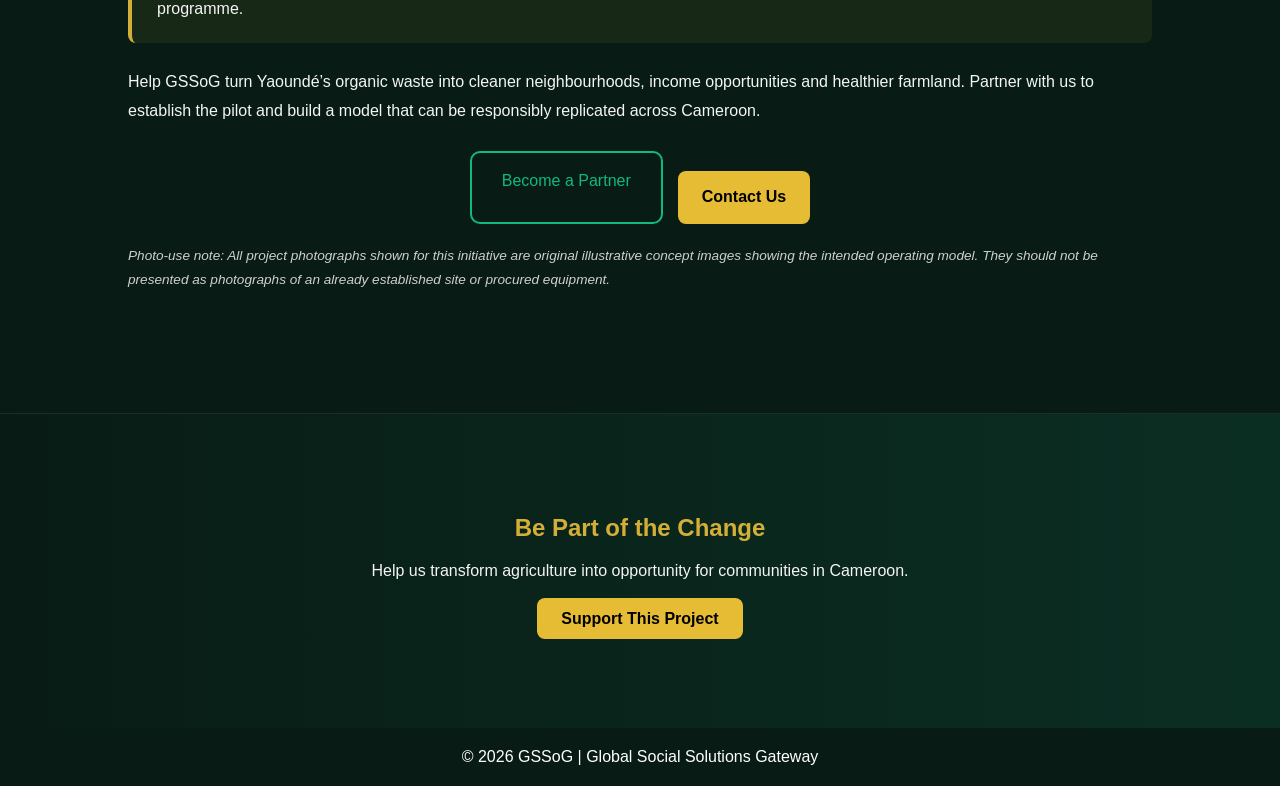
<file: project.html>
<!DOCTYPE html>
<html lang="en">

<head>
    <meta charset="UTF-8">
    <meta name="viewport" content="width=device-width, initial-scale=1.0">
    <title>Our Project | GSSoG</title>

    <link rel="stylesheet" href="style.css">
    <link rel="stylesheet" href="project.css">
    <link rel="stylesheet" href="about.css">
</head>

<body>

    <!-- NAVBAR -->
    <header class="navbar">

        <img src="pictures/GGSoG-logo.png" class="logo">

        <div class="hamburger" onclick="toggleMenu()">
            <span></span>
            <span></span>
            <span></span>
        </div>

        <nav id="navMenu">
            <a href="index.html">Home</a>
            <a href="about.html">About</a>
            <a href="project.html" class="active-link">Project</a>
            <a href="impact.html">Impact</a>

            <!-- Mobile Support Button -->
            <a href="contact.html" class="mobile-support">Contact</a>
        </nav>

        <div class="prim-btn">

            <a href="contact.html" class="btn-primary">
                Contact
            </a>

        </div>

    </header>

    <!-- HERO -->
    <section class="project-hero">
        <div class="project-overlay"></div>
        <div class="project-hero-content">
            <h1>Our Flagship Project</h1>
            <p>Cameroon Quality Tropical Fruits Processing & Transformation Initiative</p>
        </div>
        <div class="buttons">
            <a href="index.html" class="btn-accent">Back Home</a>
        </div>
    </section>

    <!-- INTRO -->
    <section class="section light">

        <div class="container split">

            <!-- TEXT -->
            <div class="text-side">
                <p class="section-tag">PROJECT OVERVIEW</p>
                <h2>Transforming Agriculture Into Opportunity</h2>

                <p>
                    Cameroon is rich in natural resources and agricultural potential, yet up to
                    40% of fruit harvests are lost due to limited processing capacity and lack
                    of structured value chains.
                </p>

                <p>
                    The Global Social Solutions Gateway (GSSoG) is addressing this challenge
                    through the establishment of a modern agro-processing and packaging system
                    that transforms locally grown fruits such as pineapples and mangoes into
                    high-quality products for both local and international markets.
                </p>
            </div>

            <!-- IMAGE -->
            <div class="image-side">
                <img src="pictures/pine-mango" alt="Pineapple Plantation" class="pine-image">
            </div>

        </div>

    </section>

    <!-- PROBLEM -->


    <!-- SOLUTION -->
    <section class="section dark">
        <div class="container split">

            <!-- TEXT -->
            <div class="text-side">
                <p class="section-tag">THE CHALLENGE</p>
                <h2>The Problem We Are Solving</h2>

                <p>
                    Despite strong agricultural output, many rural farmers lack access to
                    markets, technology, and storage systems. This results in significant
                    post-harvest losses and missed economic opportunities.
                </p>

                <p>
                    At the same time, global demand for tropical fruit products continues
                    to rise, creating a gap between supply potential and market access.
                </p>
            </div>

            <!-- IMAGE -->
            <div class="image-side">
                <img src="pictures/pine-plant.png" class="project-image">
            </div>

        </div>
    </section>

    <!-- BENEFICIARIES -->
    <section class="section dark">
        <p class="section-tag center">WHO BENEFITS</p>
        <h2 class="center">Target Impact Groups</h2>

        <div class="cards">
            <div class="card">
                <h3>👩‍🌾 Women</h3>
                <p>300–500 women gain employment, training, and financial independence.</p>
            </div>

            <div class="card">
                <h3>👨‍💻 Youth</h3>
                <p>150–250 young people trained in agribusiness and technology.</p>
            </div>

            <div class="card">
                <h3>♿ Inclusion</h3>
                <p>30–50 persons with disabilities integrated into meaningful work.</p>
            </div>

            <div class="card">
                <h3>🌍 Communities</h3>
                <p>2,000+ people benefit through improved livelihoods and food security.</p>
            </div>
        </div>
    </section>

    <!-- SUSTAINABILITY -->
    <section class="section light">
        <div class="container narrow">
            <p class="section-tag">SUSTAINABILITY</p>
            <h2>A Self-Sustaining Model</h2>

            <p>
                The project is designed as a long-term, self-sustaining system. Revenue
                generated from processed fruit sales is reinvested into community programs,
                expansion, and local development.
            </p>

            <p>
                By promoting organic farming, reducing waste, and improving efficiency,
                the initiative ensures environmental sustainability while building economic
                resilience.
            </p>
        </div>
    </section>

    <!-- IMPACT -->
    <section id="impact" class="section dark">
        <p class="section-tag center">EXPECTED IMPACT</p>
        <h2 class="center">Measurable Change</h2>

        <div class="impact-grid">
            <div>
                <h2>40% → 10%</h2>
                <p>Reduction in post-harvest losses</p>
            </div>

            <div>
                <h2>1000+</h2>
                <p>Jobs created</p>
            </div>

            <div>
                <h2>5 Years</h2>
                <p>Timeline for large-scale impact</p>
            </div>
        </div>
    </section>

    <!-- ============================================================ -->
    <!-- SECOND PROJECT: COMMUNITY ORGANIC WASTE-TO-MANURE INITIATIVE -->
    <!-- ============================================================ -->

    <!-- SECOND PROJECT INTRO -->
    <section class="section light">
        <div class="container narrow" style="text-align: center;">
            <p class="section-tag center">OUR SECOND INITIATIVE</p>
            <h2 class="center">Community Organic Waste-to-Manure Transformation Initiative</h2>
            <p>
                Turning clean organic waste into income, healthier soils and cleaner communities.
            </p>

            <div class="highlight-box">
                <strong>Funding Goal</strong>
                FCFA 150,000,000 (approximately USD 260,870 / EUR 228,674) for establishment,
                commissioning and first-year demonstration.
            </div>

            <p>
                GSSoG is developing a community-scale circular-economy initiative that will
                purchase clean, source-separated organic waste, transform it into
                quality-assured organic manure, and connect the finished product to farmers,
                gardeners and cooperatives.
            </p>

            <div class="cta-buttons">
                <a href="contact.html" class="btn-accent">Partner With Us</a>
               
                <a href="contact.html" class="btn-primary">Contact GSSoG</a>
            </div>
        </div>
    </section>

    <!-- ABOUT THE INITIATIVE -->
    <section class="section dark">
        <div class="container split">

            <!-- TEXT -->
            <div class="text-side">
                <p class="section-tag">ABOUT THE INITIATIVE</p>
                <h2>A Practical Response to Waste, Poverty and Declining Soil Health</h2>

                <p>
                    Yaoundé generates a large and continuous stream of biodegradable household,
                    market and food-business waste. When mixed with plastics, glass and other
                    refuse, this material loses its value and contributes to unhealthy disposal
                    sites, blocked drainage, greenhouse-gas emissions and avoidable municipal
                    costs.
                </p>

                <p>
                    At the same time, many farmers need affordable soil amendments, while
                    unemployed and low-income adults need dignified income opportunities. This
                    initiative connects these challenges through one locally managed value chain.
                </p>
            </div>

            <!-- IMAGE -->
            <div class="image-side">
                <img src="pictures/waste-collection.jpg" alt="A trained collection team receives separated household food waste using covered bins and a cargo tricycle." class="project-image">
            </div>

        </div>

        <div class="container narrow">
            <h3 style="color: var(--primary); margin-top: 40px;">What the project will do</h3>
            <ol>
                <li><strong>Purchase</strong> clean organic waste after inspection and weighing.</li>
                <li><strong>Process</strong> one tonne of accepted biodegradable material per operating day.</li>
                <li><strong>Produce</strong> approximately 300&ndash;350 kg of finished manure per day at steady state.</li>
                <li><strong>Create</strong> direct green jobs and paid supply opportunities for registered adult collectors.</li>
                <li><strong>Build</strong> a tested model that can be replicated with councils and communities across Cameroon.</li>
            </ol>

            <div class="highlight-box">
                <strong>What Makes It Different</strong>
                The project creates a transparent market for properly sorted organic waste.
                Payment is made only for material that passes inspection, automatically
                rewarding cleaner sorting at source.
            </div>
        </div>
    </section>

    <!-- OUR TECHNOLOGY -->
    <section class="section light">
        <div class="container split">

            <!-- IMAGE -->
            <div class="image-side">
                <img src="pictures/waste-to-manure-process.png" alt="Seven-step flow from source separation and inspection through compost processing, curing, testing, packaging and farm use." class="project-image">
            </div>

            <!-- TEXT -->
            <div class="text-side">
                <p class="section-tag">OUR TECHNOLOGY</p>
                <h2>How the Waste-to-Manure System Works</h2>

                <p>
                    The system combines simple source separation with controlled processing and
                    quality assurance. The 24&ndash;72-hour enclosed aerobic stage accelerates
                    decomposition, but the material is then cured, dried and checked before it
                    can be packaged or sold.
                </p>
            </div>

        </div>

        <div class="container narrow">
            <div class="two-col-list">
                <div>
                    <h3>Accepted Organic Materials</h3>
                    <p>
                        Fruit and vegetable scraps, market residues, food waste without
                        packaging, coffee grounds, crop residues and approved untreated
                        carbon-rich bulking materials.
                    </p>
                </div>
                <div>
                    <h3>Materials That Will Be Rejected</h3>
                    <p>
                        Plastics, glass, metals, sanitary or medical waste, hazardous materials,
                        chemically contaminated material and waste collected from mixed drains
                        or landfill streams.
                    </p>
                </div>
            </div>

            <div class="highlight-box">
                <strong>Quality Promise</strong>
                No batch will be released only because a machine cycle has ended. Every batch
                must complete curing and meet approved maturity, safety and quality checks
                before packaging.
            </div>
        </div>
    </section>

    <!-- COMMUNITY INNOVATION -->
    <section class="section dark">
        <div class="container split">

            <!-- TEXT -->
            <div class="text-side">
                <p class="section-tag">COMMUNITY INNOVATION</p>
                <h2>A Buy-Back System That Rewards Sorting and Creates Income</h2>

                <p>
                    GSSoG will establish an organic-waste purchasing system. Households,
                    markets, food businesses and registered adult collectors can bring clean
                    biodegradable waste to approved collection points or sell through agreed
                    routes. Every delivery will be inspected before payment.
                </p>
            </div>

            <!-- IMAGE -->
            <div class="image-side">
                <img src="pictures/waste-buyback.jpg" alt="A registered waste supplier presents sorted organic material for inspection, weighing and payment." class="project-image">
            </div>

        </div>

        <div class="container narrow">
            <h3 style="color: var(--primary); margin-top: 40px;">How payment will work</h3>
            <ol>
                <li><strong>Register:</strong> Adult suppliers receive orientation on accepted materials, safety and collection standards.</li>
                <li><strong>Inspect:</strong> Trained staff check every load and reject hazardous or heavily contaminated material.</li>
                <li><strong>Weigh:</strong> Accepted material is weighed on a calibrated scale and a receipt is issued.</li>
                <li><strong>Pay:</strong> The supplier receives the publicly posted rate for the net accepted weight, with any documented quality premium.</li>
            </ol>

            <div class="highlight-box">
                <strong>Why This Matters</strong>
                Buying only inspected organic waste gives families and collectors a financial
                reason to sort properly. It also opens a supplementary income pathway for
                unemployed and low-income adults while supplying the facility with cleaner raw
                material.
            </div>

            <p>
                <strong>Safeguards:</strong> Adults only; publicly posted prices; calibrated
                scales; traceable payments; protective equipment; safe routes;
                prohibited-material rules; and equitable access for women, youth, low-income
                residents and persons with disabilities.
            </p>
        </div>
    </section>

    <!-- IMPACT AND PARTNERSHIP -->
    <section class="section light">
        <p class="section-tag center">EXPECTED IMPACT</p>
        <h2 class="center">The Change Donor Support Will Make Possible</h2>

        <div class="container narrow" style="text-align: center;">
            <p>
                At full operation, the pilot will combine measurable environmental gains with
                direct employment, paid waste-supply opportunities and practical support to
                local agriculture.
            </p>
        </div>

        <div class="container split">
            <div class="image-side">
                <img src="pictures/manure-farming.jpg" alt="Farmers applying locally produced organic manure to healthy vegetable crops." class="project-image">
            </div>
            <div class="text-side">
                <div class="cards" style="justify-content: flex-start;">
                    <div class="card">
                        <h3>Daily Capacity</h3>
                        <p>1 tonne of organic waste processed per operating day.</p>
                    </div>
                    <div class="card">
                        <h3>Waste Diverted</h3>
                        <p>Up to 300 tonnes/year at steady state.</p>
                    </div>
                    <div class="card">
                        <h3>Finished Manure</h3>
                        <p>300&ndash;350 kg produced per day.</p>
                    </div>
                </div>
            </div>
        </div>

        <div class="cards">
            <div class="card">
                <h3>💼 Green Jobs</h3>
                <p>5&ndash;10 direct positions created.</p>
            </div>
            <div class="card">
                <h3>🤝 Paid Suppliers</h3>
                <p>At least 30 registered adults in Year 1.</p>
            </div>
            <div class="card">
                <h3>🌾 Farmer Reach</h3>
                <p>50 farmers and 3 cooperatives in the demonstration programme.</p>
            </div>
        </div>
    </section>

    <!-- FUNDING AND CONTACT -->
    <section class="section dark">
        <div class="container narrow">
            <p class="section-tag">FUNDING AND CONTACT</p>
            <h2>Funding and Partnership Opportunity</h2>

            <p>
                GSSoG is seeking FCFA 150 million to procure and commission the processing
                line, prepare the facility, strengthen collection and logistics, fund the
                first-year waste buy-back system, train operators and suppliers, conduct
                farmer demonstrations and establish reliable quality, monitoring and
                accountability systems.
            </p>

            <div class="highlight-box">
                <strong>Partner With GSSoG</strong>
                Development partners, municipal councils, foundations, companies and technical
                institutions can fund the full pilot or sponsor a defined component such as the
                processing line, collection fleet, buy-back livelihood fund, quality laboratory
                system or farmer demonstration programme.
            </div>

            <p>
                Help GSSoG turn Yaoundé&rsquo;s organic waste into cleaner neighbourhoods, income
                opportunities and healthier farmland. Partner with us to establish the pilot and
                build a model that can be responsibly replicated across Cameroon.
            </p>

            <div class="cta-buttons">
                
                <a href="contact.html" class="btn-accent">Become a Partner</a>
                <a href="contact.html" class="btn-primary">Contact Us</a>
            </div>

        

            <p style="font-size: 0.85rem; color: var(--text-muted); margin-top: 20px;">
                <em>Photo-use note: All project photographs shown for this initiative are
                original illustrative concept images showing the intended operating model. They
                should not be presented as photographs of an already established site or
                procured equipment.</em>
            </p>
        </div>
    </section>

    <!-- CTA -->
    <section class="cta">
        <h2>Be Part of the Change</h2>
        <p>Help us transform agriculture into opportunity for communities in Cameroon.</p>
        <a href="contact.html" class="btn-primary">Support This Project</a>
    </section>

    <footer class="footer">
        <p>© 2026 GSSoG | Global Social Solutions Gateway</p>
    </footer>

    <script>
        function toggleMenu() {
            document.getElementById("navMenu").classList.toggle("show");
            document.querySelector(".hamburger").classList.toggle("active");
        }
    </script>



</body>

</html>
</file>
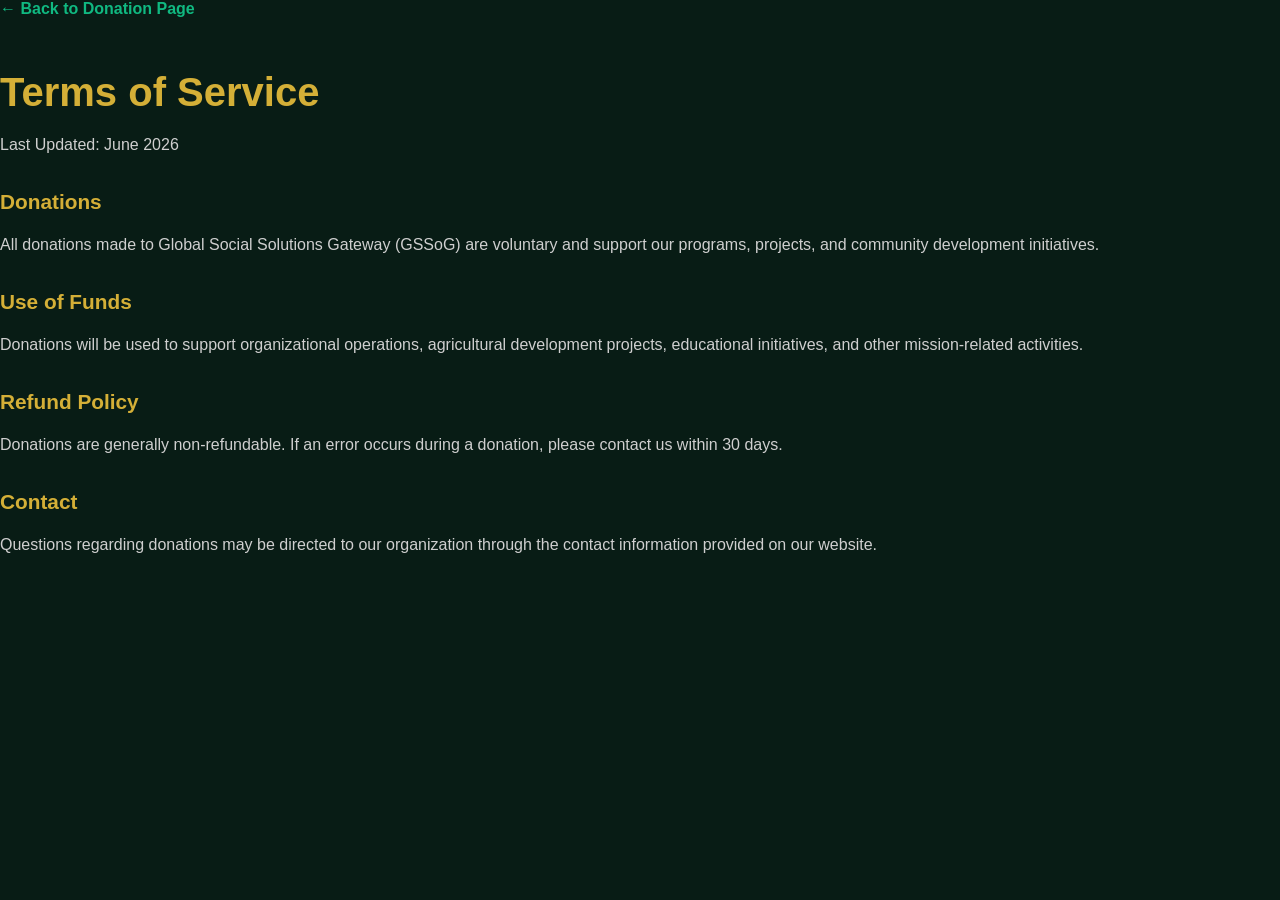
<file: terms.html>
<html>
    <link rel="icon" type="image/png" href="pictures/GGSoG-logo.png">

<style>
    :root {
    --bg: #081c15;
    --card: #0b2e23;
    --gold: #d4af37;
    --text: #f5f5f5;
    --muted: #cfcfcf;
    --border: rgba(255, 255, 255, 0.08);
}

body {
    margin: 0;
    font-family: 'Inter', sans-serif;
    background: var(--bg);
    color: var(--text);
}

.legal-page {
    max-width: 900px;
    margin: 80px auto;
    padding: 50px;
    background: var(--card);
    border: 1px solid var(--border);
    border-radius: 20px;
    box-shadow: 0 20px 60px rgba(0, 0, 0, 0.4);
}

h1 {
    color: var(--gold);
    font-size: 2.5rem;
    margin-bottom: 10px;
}

h2 {
    margin-top: 30px;
    color: var(--gold);
    font-size: 1.3rem;
}

p {
    color: var(--muted);
    line-height: 1.8;
}

.updated {
    color: #888;
    margin-bottom: 20px;
}

.back-home {
    display: inline-block;
    margin-bottom: 25px;
    color: #10B981;
    text-decoration: none;
    font-weight: 600;
}

.back-home:hover {
    color: var(--gold);
}
</style>

<body>
    <a href="donate.html" class="back-home">
        ← Back to Donation Page
    </a>


    <h1>Terms of Service</h1>

    <p>Last Updated: June 2026</p>

    <h2>Donations</h2>
    <p>
        All donations made to Global Social Solutions Gateway (GSSoG) are voluntary and
        support our programs, projects, and community development initiatives.
    </p>

    <h2>Use of Funds</h2>
    <p>
        Donations will be used to support organizational operations, agricultural
        development projects, educational initiatives, and other mission-related activities.
    </p>

    <h2>Refund Policy</h2>
    <p>
        Donations are generally non-refundable. If an error occurs during a donation,
        please contact us within 30 days.
    </p>

    <h2>Contact</h2>
    <p>
        Questions regarding donations may be directed to our organization through the
        contact information provided on our website.
    </p>
</body>

</html>
</file>
<file: style.css>
/* ================= RESET ================= */
* {
    margin: 0;
    padding: 0;
    box-sizing: border-box;
    font-family: 'Inter', sans-serif;
}

html {
    scroll-behavior: smooth;
}

/* ================= COLORS ================= */
:root {
    --bg-main: #081c15;
    --bg-section: #0b2e23;

    --primary: #d4af37;
    /* gold */
    --accent: #10B981;
    /* green */

    --text-main: #f5f5f5;
    --text-muted: #cfcfcf;

    --border: rgba(255, 255, 255, 0.08);
}

/* ================= BODY ================= */
body {
    background: var(--bg-main);
    color: var(--text-main);
    overflow-x: hidden;
}

/* ================= NAVBAR ================= */
.navbar {
    position: fixed;
    top: 0;
    width: 100%;
    padding: 18px 70px;

    display: flex;
    justify-content: space-between;
    align-items: center;

    background: #0b2e233f;
    backdrop-filter: blur(5px);
    border-bottom: 1px solid var(--border);

    z-index: 1000;
}

.logo {
    height: 100px;
}

.navbar nav {
    display: flex;
    gap: 40px;
}

.navbar nav a {
    text-decoration: none;
    color: var(--text-main);
    font-size: 0.95rem;
    transition: 0.3s;
}

.navbar nav a:hover {
    color: var(--primary);
}

/* ================= HAMBURGER ================= */

.hamburger {
    display: none;
    cursor: pointer;
    z-index: 2000;
}

.hamburger span {
    display: block;
    width: 28px;
    height: 3px;
    margin: 6px 0;
    background: white;
    transition: 0.3s ease;
}

.hamburger.active span:nth-child(1) {
    transform: rotate(45deg) translate(7px, 6px);
}

.hamburger.active span:nth-child(2) {
    opacity: 0;
}

.hamburger.active span:nth-child(3) {
    transform: rotate(-45deg) translate(7px, -6px);
}

/* ================= HERO ================= */
.hero {
    position: relative;
    height: 100vh;
    min-height: 600px;
    overflow: hidden;
}

.hero img {
    width: 100%;
    height: 100%;
    object-fit: cover;
    filter: brightness(0.55);
    z-index: 0;
    position: relative;
}

/* overlay gradient */
.hero-overlay {
    position: absolute;
    inset: 0;
    background: linear-gradient(to bottom,
            rgba(0, 0, 0, 0.4),
            rgba(8, 28, 21, 0.849));
    z-index: 1;
}

/* hero content */
.hero-content {
    position: absolute;
    top: 50%;
    left: 50%;
    transform: translate(-50%, -50%);

    text-align: center;
    max-width: 850px;
    width: 90%;
    z-index: 2;
    position: absolute;
}

.hero-content h1 {
    font-size: 3rem;
    margin-bottom: 20px;
    color: var(--primary);
}

.hero-content p {
    font-size: 1.2rem;
    color: var(--text-muted);
    line-height: 1.8;
}

/* ================= BUTTONS ================= */
.buttons {
    position: absolute;
    /* ADD THIS */
    top: 70%;
    /* adjust placement */
    left: 50%;
    transform: translateX(-50%);

    display: flex;
    justify-content: center;
    gap: 20px;

    z-index: 3;
    /* ADD THIS (CRITICAL) */
}

.prim-btn {
    display: flex;
    align-items: center;
    gap: 15px;
}

/* Contact Button */
.btn-primary {
    padding: 12px 24px;
    background: #e6bc35;
    color: black;
    text-decoration: none;
    border-radius: 8px;
    font-weight: 600;
    transition: 0.3s;
    text-align: center;
}

.btn-primary:hover {
    background: #f5e8a1;
}

/* Donate Button */
.btn-donate {
    padding: 12px 28px;
    background: linear-gradient(135deg, #098a43, #ffcc33);
    color: #111;
    text-decoration: none;
    border-radius: 50px;
    font-weight: 700;
    box-shadow: 0 4px 15px rgba(244, 180, 0, 0.35);
    transition: all 0.3s ease;
}

.btn-donate:hover {
    transform: translateY(-3px);
    box-shadow: 0 8px 20px rgba(244, 180, 0, 0.45);
}

.btn-accent {
    border: 2px solid var(--accent);
    color: var(--accent);
    background: transparent;
    padding: 14px 30px;
    border-radius: 10px;
    cursor: pointer;
    transition: 0.3s;
    text-decoration: none;
    text-align: center;
}

.btn-accent:hover {
    background: #098a4344;
}



/* ================= SECTIONS ================= */
.section {
    padding: 120px 10%;
    border-bottom: 1px solid var(--border);
}

.light {
    background: var(--bg-section);
}

.light h2 {
    align-items: center;
}

/* ================= ABOUT ================= */
.about-text {
    max-width: 800px;
}

.section-tag {
    color: var(--primary);
    letter-spacing: 2px;
    font-size: 0.8rem;
    margin-bottom: 10px;
}

/* ================= ABOUT SECTION ================= */
.about-container {
    display: flex;
    align-items: center;
    justify-content: space-between;
    gap: 70px;
    flex-wrap: wrap;
}

.about-text {
    flex: 1;
    min-width: 320px;
}

.section-tag {
    color: var(--primary);
    letter-spacing: 2px;
    font-size: 0.8rem;
    margin-bottom: 10px;
}

.about-text h2 {
    font-size: 2.8rem;
    margin-bottom: 20px;
    color: var(--primary);
}

.about-text p {
    color: var(--text-muted);
    line-height: 1.9;
    margin-bottom: 18px;
}

/* IMAGE SIDE */
.about-image-wrapper {
    flex: 1;
    min-width: 300px;
    display: flex;
    justify-content: center;
}

.about-image {
    width: 100%;
    max-width: 500px;
    border-radius: 18px;
    object-fit: cover;

    box-shadow: 0 10px 40px rgba(0, 0, 0, 0.4);
    transition: 0.4s ease;
}

.about-image:hover {
    transform: scale(1.03);
    box-shadow: 0 15px 50px rgba(212, 175, 55, 0.25);
}

/* ================= INITIATIVE ================= */
.initiative {
    max-width: 800px;
    margin: auto;
    text-align: center;
}

.initiative h2 {
    font-size: 2.8rem;
    margin-bottom: 30px;
    color: #d4af37;
}

.initiative p {
    color: var(--text-muted);
    line-height: 1.8;
}

.section h2 {
    color: #d4af37;
    font-size: 2.3rem;
}

/* ================= CARDS ================= */
.cards {
    display: flex;
    flex-wrap: wrap;
    justify-content: center;
    gap: 25px;
    margin-top: 40px;
}

.card {
    background: #0f1f17;
    padding: 30px;
    width: 260px;
    border-radius: 12px;
    border: 1px solid var(--border);
    transition: 0.3s;
}

.card h3 {
    margin-bottom: 10px;
}

.card p {
    color: var(--text-muted);
}

.card:hover {
    transform: translateY(-6px);
    box-shadow: 0 0 20px rgba(16, 185, 129, 0.4);
}

.footer {
    background: var(--dark);
    color: white;
    text-align: center;
    padding: 20px;
}

.active-link {
    color: #d4af37 !important;
    position: relative;
}

.active-link::after {
    content: "";
    position: absolute;
    left: 0;
    bottom: -8px;
    width: 100%;
    height: 2px;
    background: #d4af37;
    border-radius: 20px;
}

.active-link::after {


    content: "";

    position: absolute;

    left: 0;
    bottom: -8px;

    width: 100%;

    .btn-primary {
        background: var(--primary);
        color: black;
        padding: 14px 30px;
        border-radius: 10px;
        border: none;
        font-weight: 600;
        cursor: pointer;
        transition: 0.3s;
    }

    .btn-primary:hover {
        background: white;
        transform: translateY(-3px);
    }

    .btn-accent {
        border: 2px solid var(--accent);
        color: var(--accent);
        background: transparent;
        padding: 14px 30px;
        border-radius: 10px;
        cursor: pointer;
        transition: 0.3s;
    }

    .btn-accent:hover {
        background: rgba(16, 185, 129, 0.15);
        transform: translateY(-3px);
    }

    height: 2px;

    background: #d4af37;

    border-radius: 20px;
}

/* ================= MOBILE NAV ================= */

@media (max-width: 768px) {

    .navbar {
        padding: 15px 20px;
    }

    .logo {
        height: 70px;
    }

    .hamburger {
        display: block;
    }

    .navbar nav {
        position: fixed;

        top: 0;
        right: -100%;

        width: 80%;
        height: 100vh;

        background: rgba(8, 28, 21, 0.98);
        backdrop-filter: blur(20px);

        display: flex;
        flex-direction: column;
        justify-content: center;
        align-items: center;

        gap: 35px;

        transition: right 0.35s ease;

        z-index: 1500;
    }

    .navbar nav.show {
        right: 0;
    }

    .navbar nav a {
        font-size: 1.3rem;
    }

    .hero-content h1 {
        font-size: 2.2rem;
    }

    .hero-content p {
        font-size: 1rem;
    }

    .buttons {
        flex-direction: column;
        width: 90%;
        top: 75%;
    }

    .btn-primary,
    .btn-accent {
        width: 100%;
    }

    .about-container {
        flex-direction: column;
    }

    .cards {
        flex-direction: column;
        align-items: center;
    }
}

.prim-btn {
    background: var(--primary);
    color: black;
    padding: 14px 30px;
    border-radius: 10px;
    border: none;
    font-weight: 600;
    cursor: pointer;
    transition: 0.3s;
    text-decoration: none;
}

.prim-btn:hover {
    background: white;
    transform: translateY(-3px);
}

.prim-btn {

    background: transparent;
    padding: 14px 30px;
    border-radius: 10px;
    cursor: pointer;
    transition: 0.3s;
}

.prim-btn:hover {
    background: rgba(16, 185, 129, 0.15);
    transform: translateY(-1.5px);
}

/* Hide mobile support on desktop */
.mobile-support {
    display: none;
}

/* Mobile Menu */
@media (max-width: 768px) {

    /* Hide desktop support button */
    .prim-btn {
        display: none;
    }

    /* Show support inside menu */
    .mobile-support {
        display: inline-block;
        background: var(--primary);
        color: black !important;
        padding: 14px 30px;
        border-radius: 10px;
        font-weight: 600;
        text-decoration: none;
        margin-top: 15px;
        transition: 0.3s;
    }

    .mobile-support:hover {
        background: white;
        transform: translateY(-2px);
    }
}
</file>
<file: about.css>
/* ABOUT HERO */
.about-hero {
    height: 95vh;
    background: url("pictures/pine-industry.jpeg") center/cover no-repeat;
    position: relative;
    display: flex;
    align-items: center;
    justify-content: center;
}

.about-hero-overlay {
    position: absolute;
    inset: 0;
    background: linear-gradient(to bottom,
            rgba(34, 53, 46, 0.4),
            rgba(7, 37, 27, 0.95));
}

.about-hero-content {
    position: relative;
    text-align: center;
}

.about-hero-content h1 {
    font-size: 3rem;
    color: var(--primary);
}

.about-hero-content p {
    color: var(--text-muted);
    font-size: 1.5rem;
}

/* SPLIT SECTION */
.split {
    display: flex;
    gap: 40px;
    justify-content: center;
    flex-wrap: wrap;
}

.split-box {
    background: #0f1f17;
    padding: 40px;
    border-radius: 12px;
    max-width: 400px;
}

.split-box:hover {
    transform: translateY(-8px);
    box-shadow: 0 0 20px rgba(16, 185, 129, 0.4);
}

/* CENTER TEXT */
.center {
    text-align: center;
}

/* IMPACT GRID */
.impact-grid {
    display: flex;
    justify-content: center;
    gap: 90px;
    margin-top: 40px;
    flex-wrap: wrap;
}

.impact-grid h2 {
    color: var(--primary);
    font-size: 1.7rem;
}


.impact-grid p {
    font-size: 1.02rem;
}

/* CTA */
.cta {
    text-align: center;
    padding: 100px 10px;
    background: linear-gradient(to right, #081c15, #0b2e23);
}

.cta h2 {
    color: var(--primary);
    margin-bottom: 20px;
}

.cta p {
    margin-bottom: 30px;
}

.btn-primary {
    margin-top: 20px;
}

.inspiration {
    padding: 120px 10%;
    background: #0b2e23;
}

/* FLEX LAYOUT */
.inspiration-container {
    display: flex;
    gap: 60px;
    align-items: flex-start;
    flex-wrap: wrap;
}

/* TEXT BLOCKS */
.inspiration-text {
    flex: 1;
    min-width: 300px;
}

/* FIXED TAG */
.section-tag {
    color: var(--primary);
    letter-spacing: 2px;
    font-size: 0.8rem;
    margin-top: -95px;
}

.inspiration h2 {
    font-size: 2.5rem;
    margin-bottom: 20px;
    color: var(--primary);
}

.inspiration p {
    color: var(--text-muted);
    line-height: 1.9;
    margin-bottom: 10px;
}

.list {
    line-height: 1.8;
    align-items: flex-start;
}

.active-link {
    color: #d4af37 !important;
    position: relative;
}

/* GOLD UNDERLINE */

.active-link::after {
    content: "";

    position: absolute;

    left: 0;
    bottom: -8px;

    width: 100%;
    height: 2px;

    background: #d4af37;

    border-radius: 20px;
}
</file>
<file: donate.css>
:root {
    --bg-main: #081c15;
    --bg-card: #0b2e23;

    --gold: #d4af37;
    --green: #10B981;

    --text-main: #f5f5f5;
    --text-muted: #cfcfcf;

    --border: rgba(255, 255, 255, 0.08);
}

/* RESET */

/* RESET */

* {
    margin: 0;
    padding: 0;
    box-sizing: border-box;
}

body {
    font-family: 'Inter', sans-serif;
    background: var(--bg-main);
    color: var(--text-main);
    min-height: 100vh;
    overflow-x: hidden;
}

/* NAVBAR */

.navbar {
    position: fixed;
    top: 0;
    width: 100%;
    padding: 18px 70px;

    display: flex;
    justify-content: space-between;
    align-items: center;

    background: rgba(11, 46, 35, 0.75);
    backdrop-filter: blur(12px);

    border-bottom: 1px solid var(--border);

    z-index: 1000;
}

.logo {
    height: 90px;
}

nav {
    display: flex;
    gap: 35px;
}

nav a {
    text-decoration: none;
    color: var(--text-main);
    font-weight: 500;
    transition: 0.3s;
}

nav a:hover,
.active-link {
    color: var(--gold);
}

/* HAMBURGER */


.hamburger span {
    width: 28px;
    height: 3px;
    background: #0b6b44;
    border-radius: 10px;
}

.hamburger {
    display: none;
    flex-direction: column;
    cursor: pointer;
    gap: 6px;
}


/* MAIN */

main {
    padding: 170px 20px 80px;
    min-height: 100vh;

    display: flex;
    justify-content: center;
    align-items: center;
}

.container {
    width: 100%;
    max-width: 750px;

    background: var(--bg-card);

    border: 1px solid var(--border);

    border-radius: 24px;

    padding: 50px;

    position: relative;
    overflow: hidden;

    box-shadow:
        0 20px 60px rgba(0, 0, 0, 0.4),
        0 0 40px rgba(16, 185, 129, 0.08);
}

.container::before {
    content: "";

    position: absolute;
    inset: 0;

    background:
        linear-gradient(135deg,
            rgba(212, 175, 55, 0.08),
            transparent 35%,
            rgba(16, 185, 129, 0.08));

    pointer-events: none;
}

.container h1 {
    text-align: center;
    color: var(--gold);
    font-size: 2.8rem;
    margin-bottom: 15px;
}

.label {
    color: var(--text-main);
    margin-top: 30px;
    margin-bottom: 15px;
    font-weight: 600;
}

/* FREQUENCY */

.time {
    display: flex;
    gap: 15px;
    margin-bottom: 20px;
}

.time span {
    flex: 1;

    padding: 15px;

    background: rgba(255, 255, 255, 0.03);

    border: 1px solid var(--border);

    color: var(--text-main);

    border-radius: 12px;

    text-align: center;

    cursor: pointer;

    transition: 0.3s;
}

.time span {
    user-select: none;
}

.active-option {
    background: var(--gold);
    color: #000;
    border: 2px solid var(--gold);
    box-shadow: 0 0 15px rgba(212, 175, 55, 0.4);
}

/* DONATION AMOUNTS */

.value {
    display: grid;
    grid-template-columns: repeat(auto-fit, minmax(100px, 1fr));
    gap: 15px;
}

.money {
    padding: 18px;

    text-align: center;

    background: rgba(255, 255, 255, 0.03);

    border: 1px solid var(--border);

    color: var(--text-main);

    border-radius: 12px;

    cursor: pointer;

    font-size: 1.1rem;
    font-weight: 700;

    transition: 0.3s;
}

.money:hover {
    border-color: var(--green);
    transform: translateY(-3px);
}

.money.selected {
    background: var(--gold);
    color: black;
    border-color: var(--gold);
}

/* CHECKBOX */

.confirm {
    display: flex;
    align-items: center;
    gap: 12px;

    margin-top: 25px;
    margin-bottom: 30px;

    color: var(--text-muted);
}

.confirm input {
    width: 18px;
    height: 18px;
}

/* INPUTS */

.input {
    display: flex;
    flex-direction: column;
}

.input label {
    color: var(--text-main);
    font-weight: 600;
    margin-bottom: 8px;
    margin-top: 18px;
}

.input input {
    padding: 15px;

    background: rgba(255, 255, 255, 0.04);

    border: 1px solid var(--border);

    color: white;

    border-radius: 12px;

    font-size: 1rem;

    transition: 0.3s;
}

.input input::placeholder {
    color: #9ca3af;
}

.input input:focus {
    outline: none;
    border-color: var(--green);

    box-shadow: 0 0 15px rgba(16, 185, 129, 0.25);
}

/* BUTTON */

.donate-btn {
    width: 100%;

    padding: 18px;

    margin-top: 35px;

    border: none;

    border-radius: 12px;

    background: var(--gold);

    color: black;

    font-size: 1.1rem;

    font-weight: 700;

    cursor: pointer;

    transition: 0.3s;
}

.donate-btn:hover {
    background: white;

    transform: translateY(-3px);

    box-shadow: 0 10px 25px rgba(212, 175, 55, 0.25);
}

/* TERMS */

.terms {
    text-align: center;
    margin-top: 20px;

    color: var(--text-muted);

    line-height: 1.7;
}

.blue {
    color: var(--green);
    font-weight: 600;
    text-decoration: none;
    transition: 0.3s ease;
}

.blue:hover {
    color: var(--gold);
    text-decoration: underline;
}

/* MOBILE */

@media (max-width: 768px) {

    .navbar {
        padding: 15px 20px;
    }

    .logo {
        height: 70px;
    }

    .hamburger {
        display: flex;
        z-index: 2000;
    }

    .hamburger span {
        background: white;
    }

    nav {
        position: fixed;

        top: 0;
        right: -100%;

        width: 80%;
        height: 100vh;

        background: rgba(8, 28, 21, 0.98);

        backdrop-filter: blur(20px);

        display: flex;
        flex-direction: column;

        justify-content: center;
        align-items: center;

        gap: 30px;

        transition: right 0.35s ease;
    }

    nav.show {
        right: 0;
    }

    .container {
        padding: 35px 25px;
    }

    .time {
        flex-direction: column;
    }
}

/* LEGAL PAGES */

.legal-page {
    max-width: 900px;
    margin: 140px auto 80px;
    padding: 50px;

    background: var(--bg-card);

    border: 1px solid var(--border);

    border-radius: 24px;

    box-shadow:
        0 20px 60px rgba(0, 0, 0, .4),
        0 0 40px rgba(16, 185, 129, .08);
}

.legal-page h1 {
    color: var(--gold);
    margin-bottom: 25px;
    font-size: 2.8rem;
}

.legal-page h2 {
    color: var(--gold);
    margin-top: 35px;
    margin-bottom: 12px;
}

.legal-page p {
    color: var(--text-muted);
    line-height: 1.9;
}

@media (max-width: 768px) {

    .legal-page {
        margin: 120px 20px 40px;
        padding: 30px 25px;
    }

    .legal-page h1 {
        font-size: 2rem;
    }
}

/* ================= LEGAL PAGES ================= */

.legal-page {
    max-width: 900px;
    margin: 140px auto 80px;
    padding: 50px;

    background: var(--bg-card);

    border: 1px solid var(--border);
    border-radius: 24px;

    box-shadow:
        0 20px 60px rgba(0, 0, 0, 0.4),
        0 0 30px rgba(16, 185, 129, 0.08);
}

.legal-page h1 {
    color: var(--gold);
    font-size: 3rem;
    margin-bottom: 15px;
}

.legal-page h2 {
    color: var(--gold);
    font-size: 1.4rem;
    margin-top: 35px;
    margin-bottom: 12px;
}

.legal-page p {
    color: var(--text-muted);
    line-height: 1.9;
    margin-bottom: 15px;
}

.legal-page strong {
    color: var(--text-main);
}

/* Back Button */

.back-home {
    display: inline-block;

    margin-bottom: 30px;

    color: var(--green);

    text-decoration: none;
    font-weight: 600;

    transition: 0.3s;
}

.back-home:hover {
    color: var(--gold);
}

/* Mobile */

@media (max-width: 768px) {

    .legal-page {
        margin: 120px 20px 50px;
        padding: 30px 25px;
    }

    .legal-page h1 {
        font-size: 2.2rem;
    }

    .legal-page h2 {
        font-size: 1.2rem;
    }
}

/* ================= HERO ================= */

.donate-hero{
    position:relative;
    min-height:65vh;
    display:flex;
    justify-content:center;
    align-items:center;
    text-align:center;
    background:linear-gradient(135deg,#0b6e4f,#0a3d2c);
    overflow:hidden;
}

.hero-overlay{
    position:absolute;
    inset:0;
    background:rgba(0,0,0,.35);
}

.hero-content{
    position:relative;
    z-index:2;
    width:90%;
    max-width:900px;
}

.hero-content h1{
    color:var(--gold);
    font-size:3rem;
    margin-bottom:20px;
}

.hero-content p{
    color:#eee;
    margin-bottom:50px;
}

.hero-stats{
    display:flex;
    justify-content:center;
    gap:30px;
    flex-wrap:wrap;
}

.stat-box{
    background:rgba(255,255,255,.08);
    backdrop-filter:blur(12px);
    border:1px solid rgba(255,255,255,.1);
    padding:25px;
    border-radius:18px;
    min-width:170px;
}

.stat-box h2{
    color:var(--gold);
    font-size:2.2rem;
}

.stat-box span{
    color:#ddd;
}

/* ================= IMPACT ================= */

.impact-section{
    padding:100px 20px;
    background:#091811;
}

.section-title{
    text-align:center;
    margin-bottom:60px;
}

.section-title h2{
    color:var(--gold);
    font-size:2.4rem;
}

.section-title p{
    color:#bdbdbd;
}

.impact-grid{
    max-width:1200px;
    margin:auto;
    display:grid;
    grid-template-columns:repeat(auto-fit,minmax(260px,1fr));
    gap:30px;
}

.impact-card{
    background:var(--bg-card);
    border-radius:18px;
    padding:35px;
    text-align:center;
    transition:.3s;
}

.impact-card:hover{
    transform:translateY(-8px);
    box-shadow:0 12px 35px rgba(0,0,0,.3);
}

.impact-icon{
    font-size:3rem;
    margin-bottom:15px;
}

.impact-card h3{
    color:var(--gold);
    margin-bottom:15px;
}

/* ================= FAQ ================= */

.faq-section{
    padding:90px 20px;
    background:#0b2e23;
}

.faq{
    max-width:900px;
    margin:auto;
}

.faq details{
    background:#102f25;
    border:1px solid rgba(255,255,255,.08);
    border-radius:14px;
    margin-bottom:18px;
    padding:20px;
}

.faq summary{
    cursor:pointer;
    color:var(--gold);
    font-weight:700;
    font-size:18px;
}

.faq p{
    margin-top:15px;
    color:#ddd;
    line-height:1.7;
}

/* ================= MOBILE ================= */

@media(max-width:768px){

    .hero-content h1{
        font-size:2.2rem;
    }

    .hero-stats{
        flex-direction:column;
    }

    .stat-box{
        width:100%;
    }
}

.contact-section {
    padding: 90px 20px;
    text-align: center;
    background: #0b6e4f;
    color: white;
}

.contact-section h2 {
    font-size: 2.6rem;
    margin-bottom: 15px;
}

.contact-section p {
    margin-bottom: 35px;
    font-size: 1.1rem;
}

.contact-btn {
    display: inline-block;
    padding: 16px 40px;
    background: white;
    color: #0b6e4f;
    border-radius: 50px;
    text-decoration: none;
    font-weight: 700;
    transition: .3s;
}

.contact-btn:hover {
    transform: translateY(-4px);
}
footer {
    background: #111;
    color: white;
    text-align: center;
    padding: 60px 20px;
}

footer h3 {
    font-size: 2rem;
    margin-bottom: 20px;
}

.footer-links {
    display: flex;
    justify-content: center;
    flex-wrap: wrap;
    gap: 25px;
    margin: 30px 0;
}

.footer-links a {
    color: white;
    text-decoration: none;
    transition: .3s;
}

.footer-links a:hover {
    color: #55d6a3;
}

footer p {
    color: #ccc;
}

.copyright {
    margin-top: 30px;
    font-size: .9rem;
}
</file>
<file: project.css>
/* ================= HERO ================= */
.project-hero {
    height: 90vh;
    background: url("pictures/pine-plant") center/cover no-repeat;
    position: relative;
    display: flex;
    align-items: center;
    justify-content: center;
}

.project-overlay {
    position: absolute;
    inset: 0;
    background: linear-gradient(to bottom,
            rgba(0, 0, 0, 0.4),
            rgba(6, 32, 23, 0.822));
}

.project-hero-content {
    position: relative;
    text-align: center;
}

.project-hero-content h1 {
    font-size: 3rem;
    color: var(--primary);
}

.project-hero-content p {
    color: var(--text-muted);
    font-size: 1.2rem;
}

/* ================= CONTAINER ================= */
.container {
    max-width: 1100px;
    margin: auto;
    line-height: 1.8;
}

/* ================= SPLIT LAYOUT ================= */
.split {
    display: flex;
    align-items: center;
    justify-content: space-between;
    gap: 60px;
    flex-wrap: wrap;
}

/* TEXT SIDE */
/* PROJECT OVERVIEW */
.text-side {
    flex: 1;
    min-width: 350px;
}

.image-side {
    flex: 1;
    display: flex;
    justify-content: center;
}

.pine-image {
    width: 100%;
    max-width: 500px;
    border-radius: 15px;
    object-fit: cover;
    transition: 0.3s;
    box-shadow: 0 0 25px rgba(212, 175, 55, 0.2);
}

.pine-image:hover {
    transform: translateY(-8px);
    box-shadow: 0 0 30px rgba(212, 175, 55, 0.4);
}

.project-image {
    width: 100%;
    max-width: 500px;
    border-radius: 15px;
    object-fit: cover;
    transition: 0.3s;
    box-shadow: 0 0 25px rgba(212, 175, 55, 0.2);
}

.project-image:hover {
    transform: translateY(-8px);
    box-shadow: 0 0 30px rgba(212, 175, 55, 0.4);
}


.image-side {
    flex: 1;
    display: flex;
    justify-content: center;
    gap: 60px;
}

/* ================= IMPACT ================= */
.impact-grid {
    display: flex;
    justify-content: center;
    gap: 60px;
    margin-top: 40px;
    flex-wrap: wrap;
}

.impact-grid h2 {
    color: var(--primary);
    font-size: 2.5rem;
}

.text-side {
    flex: 1;
    min-width: 300px;
}

.image-side {
    flex: 1;
    display: flex;
    justify-content: center;
    align-items: center;
}

/* ================= SECOND PROJECT: CALLOUT BOXES ================= */
.highlight-box {
    border-left: 4px solid var(--primary);
    background: rgba(212, 175, 55, 0.08);
    padding: 20px 25px;
    border-radius: 8px;
    margin: 25px 0;
    text-align: left;
}

.highlight-box strong {
    color: var(--primary);
    text-transform: uppercase;
    font-size: 0.85rem;
    letter-spacing: 0.5px;
    display: block;
    margin-bottom: 6px;
}

.two-col-list {
    display: flex;
    gap: 40px;
    flex-wrap: wrap;
    margin-top: 20px;
}

.two-col-list > div {
    flex: 1;
    min-width: 250px;
}

.two-col-list h3 {
    color: var(--primary);
    margin-bottom: 8px;
}

.cta-buttons {
    display: flex;
    justify-content: center;
    gap: 15px;
    flex-wrap: wrap;
    margin-top: 25px;
}

/* ================= MOBILE ================= */

@media (max-width: 768px) {

    .split {
        flex-direction: column;
        gap: 30px;
    }

    .text-side {
        width: 100%;
        min-width: auto;
        text-align: center;
    }

    .image-side {
        width: 100%;
        order: 2;
    }

    .pine-image,
    .project-image {
        width: 100%;
        max-width: 100%;
    }

    .project-hero-content h1 {
        font-size: 2rem;
    }

    .project-hero-content p {
        font-size: 1rem;
    }

    .impact-grid {
        flex-direction: column;
        text-align: center;
        gap: 30px;
    }

    .two-col-list {
        text-align: center;
    }

    .highlight-box {
        text-align: center;
    }
}
</file>
